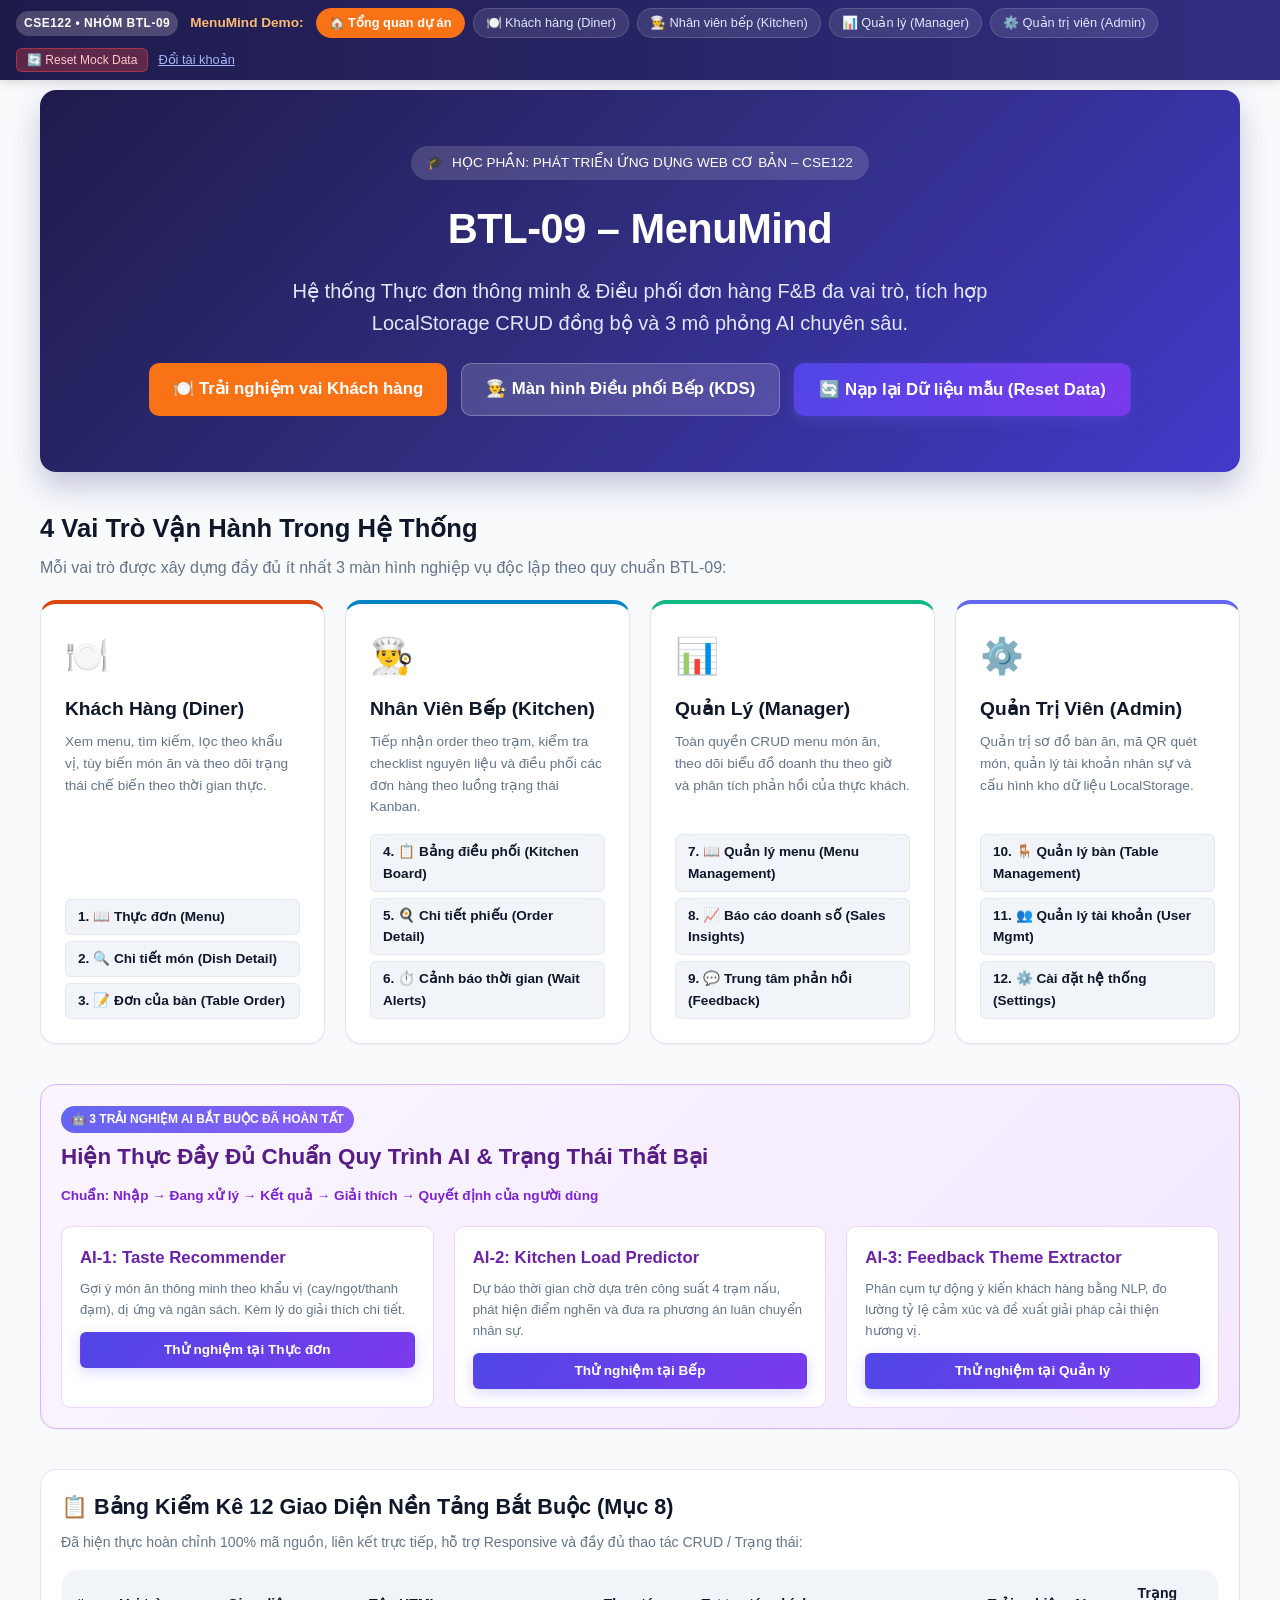
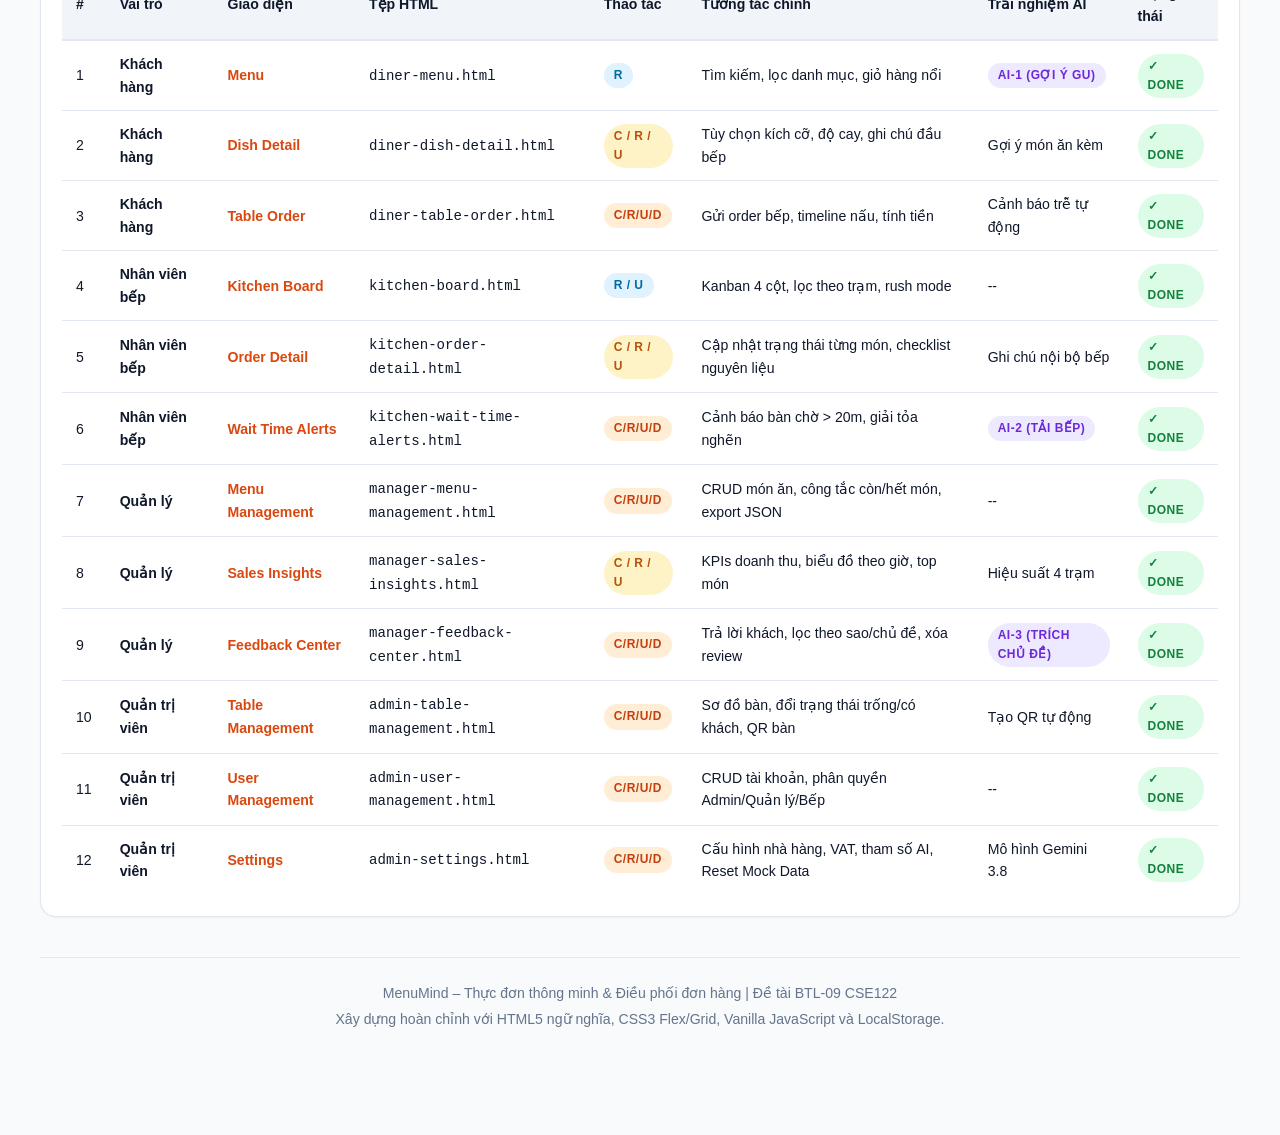
<file: index.html>
<!DOCTYPE html>
<html lang="vi">
<head>
  <meta charset="UTF-8">
  <meta name="viewport" content="width=device-width, initial-scale=1.0">
  <title>MenuMind – Thực Đơn Thông Minh & Điều Phối Đơn Hàng | BTL-09 CSE122</title>
  <link rel="stylesheet" href="css/style.css">
  <link rel="stylesheet" href="css/responsive.css">
  <link rel="stylesheet" href="css/pages/index.css">
</head>
<body>

  <main class="container" style="max-width: 1240px; padding-top: 10px;">
    <section class="hero-banner">
      <div style="display: inline-flex; align-items: center; gap: 8px; background: rgba(255, 255, 255, 0.15); padding: 6px 16px; border-radius: var(--radius-full); font-size: 0.85rem; margin-bottom: 16px;">
        <span>🎓</span>
        <span>HỌC PHẦN: PHÁT TRIỂN ỨNG DỤNG WEB CƠ BẢN – CSE122</span>
      </div>
      <h1 style="font-size: 2.6rem; font-weight: 800; margin-bottom: 12px; letter-spacing: -0.5px;">
        BTL-09 – MenuMind
      </h1>
      <p style="font-size: 1.25rem; color: #E0E7FF; max-width: 800px; margin: 0 auto 24px; line-height: 1.6;">
        Hệ thống Thực đơn thông minh & Điều phối đơn hàng F&B đa vai trò, tích hợp LocalStorage CRUD đồng bộ và 3 mô phỏng AI chuyên sâu.
      </p>

      <div style="display: flex; justify-content: center; gap: 14px; flex-wrap: wrap;">
        <a href="diner-menu.html" class="btn btn-primary" style="background:#F97316; border:none; padding:12px 24px; font-size:1.05rem;">
          🍽️ Trải nghiệm vai Khách hàng
        </a>
        <a href="kitchen-board.html" class="btn btn-secondary" style="background:rgba(255,255,255,0.15); color:#fff; border-color:rgba(255,255,255,0.25); padding:12px 24px; font-size:1.05rem;">
          👨‍🍳 Màn hình Điều phối Bếp (KDS)
        </a>
        <button class="btn btn-ai" onclick="handleResetData()" style="padding:12px 24px; font-size:1.05rem;">
          🔄 Nạp lại Dữ liệu mẫu (Reset Data)
        </button>
      </div>
    </section>

    <div style="margin-bottom: 40px;">
      <h2 style="font-size: 1.6rem; color: var(--secondary); margin-bottom: 6px;">
        4 Vai Trò Vận Hành Trong Hệ Thống
      </h2>
      <p style="color: var(--text-muted); margin-bottom: 20px;">
        Mỗi vai trò được xây dựng đầy đủ ít nhất 3 màn hình nghiệp vụ độc lập theo quy chuẩn BTL-09:
      </p>

      <div class="grid-4">
        <div class="role-hub-card" style="border-top: 4px solid #D9480F;">
          <div style="font-size: 2.2rem; margin-bottom: 10px;">🍽️</div>
          <h3 style="font-size: 1.2rem; color: var(--secondary); margin-bottom: 6px;">Khách Hàng (Diner)</h3>
          <p style="font-size: 0.85rem; color: var(--text-muted); margin-bottom: 16px; flex: 1;">
            Xem menu, tìm kiếm, lọc theo khẩu vị, tùy biến món ăn và theo dõi trạng thái chế biến theo thời gian thực.
          </p>
          <div style="display: flex; flex-direction: column; gap: 6px;">
            <a href="diner-menu.html" class="btn btn-secondary btn-sm" style="text-align: left; justify-content: flex-start;">
              1. 📖 Thực đơn (Menu)
            </a>
            <a href="diner-dish-detail.html?id=dish-01" class="btn btn-secondary btn-sm" style="text-align: left; justify-content: flex-start;">
              2. 🔍 Chi tiết món (Dish Detail)
            </a>
            <a href="diner-table-order.html" class="btn btn-secondary btn-sm" style="text-align: left; justify-content: flex-start;">
              3. 📝 Đơn của bàn (Table Order)
            </a>
          </div>
        </div>

        <div class="role-hub-card" style="border-top: 4px solid #0284C7;">
          <div style="font-size: 2.2rem; margin-bottom: 10px;">👨‍🍳</div>
          <h3 style="font-size: 1.2rem; color: var(--secondary); margin-bottom: 6px;">Nhân Viên Bếp (Kitchen)</h3>
          <p style="font-size: 0.85rem; color: var(--text-muted); margin-bottom: 16px; flex: 1;">
            Tiếp nhận order theo trạm, kiểm tra checklist nguyên liệu và điều phối các đơn hàng theo luồng trạng thái Kanban.
          </p>
          <div style="display: flex; flex-direction: column; gap: 6px;">
            <a href="kitchen-board.html" class="btn btn-secondary btn-sm" style="text-align: left; justify-content: flex-start;">
              4. 📋 Bảng điều phối (Kitchen Board)
            </a>
            <a href="kitchen-order-detail.html?orderId=ORD-101" class="btn btn-secondary btn-sm" style="text-align: left; justify-content: flex-start;">
              5. 🍳 Chi tiết phiếu (Order Detail)
            </a>
            <a href="kitchen-wait-time-alerts.html" class="btn btn-secondary btn-sm" style="text-align: left; justify-content: flex-start;">
              6. ⏱️ Cảnh báo thời gian (Wait Alerts)
            </a>
          </div>
        </div>

        <div class="role-hub-card" style="border-top: 4px solid #10B981;">
          <div style="font-size: 2.2rem; margin-bottom: 10px;">📊</div>
          <h3 style="font-size: 1.2rem; color: var(--secondary); margin-bottom: 6px;">Quản Lý (Manager)</h3>
          <p style="font-size: 0.85rem; color: var(--text-muted); margin-bottom: 16px; flex: 1;">
            Toàn quyền CRUD menu món ăn, theo dõi biểu đồ doanh thu theo giờ và phân tích phản hồi của thực khách.
          </p>
          <div style="display: flex; flex-direction: column; gap: 6px;">
            <a href="manager-menu-management.html" class="btn btn-secondary btn-sm" style="text-align: left; justify-content: flex-start;">
              7. 📖 Quản lý menu (Menu Management)
            </a>
            <a href="manager-sales-insights.html" class="btn btn-secondary btn-sm" style="text-align: left; justify-content: flex-start;">
              8. 📈 Báo cáo doanh số (Sales Insights)
            </a>
            <a href="manager-feedback-center.html" class="btn btn-secondary btn-sm" style="text-align: left; justify-content: flex-start;">
              9. 💬 Trung tâm phản hồi (Feedback)
            </a>
          </div>
        </div>

        <div class="role-hub-card" style="border-top: 4px solid #6366F1;">
          <div style="font-size: 2.2rem; margin-bottom: 10px;">⚙️</div>
          <h3 style="font-size: 1.2rem; color: var(--secondary); margin-bottom: 6px;">Quản Trị Viên (Admin)</h3>
          <p style="font-size: 0.85rem; color: var(--text-muted); margin-bottom: 16px; flex: 1;">
            Quản trị sơ đồ bàn ăn, mã QR quét món, quản lý tài khoản nhân sự và cấu hình kho dữ liệu LocalStorage.
          </p>
          <div style="display: flex; flex-direction: column; gap: 6px;">
            <a href="admin-table-management.html" class="btn btn-secondary btn-sm" style="text-align: left; justify-content: flex-start;">
              10. 🪑 Quản lý bàn (Table Management)
            </a>
            <a href="admin-user-management.html" class="btn btn-secondary btn-sm" style="text-align: left; justify-content: flex-start;">
              11. 👥 Quản lý tài khoản (User Mgmt)
            </a>
            <a href="admin-settings.html" class="btn btn-secondary btn-sm" style="text-align: left; justify-content: flex-start;">
              12. ⚙️ Cài đặt hệ thống (Settings)
            </a>
          </div>
        </div>
      </div>
    </div>

    <!-- AI SHOWCASE -->
    <section class="card" style="margin-bottom: 40px; background: linear-gradient(135deg, #FAF5FF 0%, #F3E8FF 100%); border-color: #D8B4FE;">
      <div style="display: flex; justify-content: space-between; align-items: center; margin-bottom: 20px; flex-wrap: wrap; gap: 10px;">
        <div>
          <span class="ai-badge">🤖 3 TRẢI NGHIỆM AI BẮT BUỘC ĐÃ HOÀN TẤT</span>
          <h2 style="font-size: 1.4rem; color: #581C87; margin-top: 6px;">
            Hiện Thực Đầy Đủ Chuẩn Quy Trình AI & Trạng Thái Thất Bại
          </h2>
        </div>
        <span style="font-size: 0.85rem; color: #7E22CE; font-weight: 600;">
          Chuẩn: Nhập → Đang xử lý → Kết quả → Giải thích → Quyết định của người dùng
        </span>
      </div>

      <div class="grid-3">
        <div style="background: #fff; padding: 18px; border-radius: var(--radius-md); border: 1px solid #E9D5FF;">
          <strong style="color: #6B21A8; font-size: 1.05rem; display: block; margin-bottom: 6px;">
            AI-1: Taste Recommender
          </strong>
          <p style="font-size: 0.82rem; color: var(--text-muted); margin-bottom: 12px;">
            Gợi ý món ăn thông minh theo khẩu vị (cay/ngọt/thanh đạm), dị ứng và ngân sách. Kèm lý do giải thích chi tiết.
          </p>
          <a href="diner-menu.html" class="btn btn-ai btn-sm" style="width: 100%;">Thử nghiệm tại Thực đơn</a>
        </div>

        <div style="background: #fff; padding: 18px; border-radius: var(--radius-md); border: 1px solid #E9D5FF;">
          <strong style="color: #6B21A8; font-size: 1.05rem; display: block; margin-bottom: 6px;">
            AI-2: Kitchen Load Predictor
          </strong>
          <p style="font-size: 0.82rem; color: var(--text-muted); margin-bottom: 12px;">
            Dự báo thời gian chờ dựa trên công suất 4 trạm nấu, phát hiện điểm nghẽn và đưa ra phương án luân chuyển nhân sự.
          </p>
          <a href="kitchen-wait-time-alerts.html" class="btn btn-ai btn-sm" style="width: 100%;">Thử nghiệm tại Bếp</a>
        </div>

        <div style="background: #fff; padding: 18px; border-radius: var(--radius-md); border: 1px solid #E9D5FF;">
          <strong style="color: #6B21A8; font-size: 1.05rem; display: block; margin-bottom: 6px;">
            AI-3: Feedback Theme Extractor
          </strong>
          <p style="font-size: 0.82rem; color: var(--text-muted); margin-bottom: 12px;">
            Phân cụm tự động ý kiến khách hàng bằng NLP, đo lường tỷ lệ cảm xúc và đề xuất giải pháp cải thiện hương vị.
          </p>
          <a href="manager-feedback-center.html" class="btn btn-ai btn-sm" style="width: 100%;">Thử nghiệm tại Quản lý</a>
        </div>
      </div>
    </section>

    <!-- INVENTORY TABLE -->
    <section class="card" style="margin-bottom: 40px;">
      <h2 style="font-size: 1.35rem; color: var(--secondary); margin-bottom: 6px;">
        📋 Bảng Kiểm Kê 12 Giao Diện Nền Tảng Bắt Buộc (Mục 8)
      </h2>
      <p style="font-size: 0.88rem; color: var(--text-muted); margin-bottom: 16px;">
        Đã hiện thực hoàn chỉnh 100% mã nguồn, liên kết trực tiếp, hỗ trợ Responsive và đầy đủ thao tác CRUD / Trạng thái:
      </p>

      <div style="overflow-x: auto;">
        <table class="inventory-table">
          <thead>
            <tr>
              <th style="width: 40px;">#</th>
              <th>Vai trò</th>
              <th>Giao diện</th>
              <th>Tệp HTML</th>
              <th>Thao tác</th>
              <th>Tương tác chính</th>
              <th>Trải nghiệm AI</th>
              <th>Trạng thái</th>
            </tr>
          </thead>
          <tbody>
            <tr>
              <td>1</td>
              <td><strong>Khách hàng</strong></td>
              <td><a href="diner-menu.html" style="color:var(--primary); font-weight:600;">Menu</a></td>
              <td><code>diner-menu.html</code></td>
              <td><span class="badge" style="background:#E0F2FE; color:#0369A1;">R</span></td>
              <td>Tìm kiếm, lọc danh mục, giỏ hàng nổi</td>
              <td><span class="badge" style="background:#EDE9FE; color:#6D28D9;">AI-1 (Gợi ý gu)</span></td>
              <td><span class="badge" style="background:#DCFCE7; color:#15803D;">✓ DONE</span></td>
            </tr>
            <tr>
              <td>2</td>
              <td><strong>Khách hàng</strong></td>
              <td><a href="diner-dish-detail.html?id=dish-01" style="color:var(--primary); font-weight:600;">Dish Detail</a></td>
              <td><code>diner-dish-detail.html</code></td>
              <td><span class="badge" style="background:#FEF3C7; color:#B45309;">C / R / U</span></td>
              <td>Tùy chọn kích cỡ, độ cay, ghi chú đầu bếp</td>
              <td>Gợi ý món ăn kèm</td>
              <td><span class="badge" style="background:#DCFCE7; color:#15803D;">✓ DONE</span></td>
            </tr>
            <tr>
              <td>3</td>
              <td><strong>Khách hàng</strong></td>
              <td><a href="diner-table-order.html" style="color:var(--primary); font-weight:600;">Table Order</a></td>
              <td><code>diner-table-order.html</code></td>
              <td><span class="badge" style="background:#FFEDD5; color:#C2410C;">C/R/U/D</span></td>
              <td>Gửi order bếp, timeline nấu, tính tiền</td>
              <td>Cảnh báo trễ tự động</td>
              <td><span class="badge" style="background:#DCFCE7; color:#15803D;">✓ DONE</span></td>
            </tr>
            <tr>
              <td>4</td>
              <td><strong>Nhân viên bếp</strong></td>
              <td><a href="kitchen-board.html" style="color:var(--primary); font-weight:600;">Kitchen Board</a></td>
              <td><code>kitchen-board.html</code></td>
              <td><span class="badge" style="background:#E0F2FE; color:#0369A1;">R / U</span></td>
              <td>Kanban 4 cột, lọc theo trạm, rush mode</td>
              <td>--</td>
              <td><span class="badge" style="background:#DCFCE7; color:#15803D;">✓ DONE</span></td>
            </tr>
            <tr>
              <td>5</td>
              <td><strong>Nhân viên bếp</strong></td>
              <td><a href="kitchen-order-detail.html?orderId=ORD-101" style="color:var(--primary); font-weight:600;">Order Detail</a></td>
              <td><code>kitchen-order-detail.html</code></td>
              <td><span class="badge" style="background:#FEF3C7; color:#B45309;">C / R / U</span></td>
              <td>Cập nhật trạng thái từng món, checklist nguyên liệu</td>
              <td>Ghi chú nội bộ bếp</td>
              <td><span class="badge" style="background:#DCFCE7; color:#15803D;">✓ DONE</span></td>
            </tr>
            <tr>
              <td>6</td>
              <td><strong>Nhân viên bếp</strong></td>
              <td><a href="kitchen-wait-time-alerts.html" style="color:var(--primary); font-weight:600;">Wait Time Alerts</a></td>
              <td><code>kitchen-wait-time-alerts.html</code></td>
              <td><span class="badge" style="background:#FFEDD5; color:#C2410C;">C/R/U/D</span></td>
              <td>Cảnh báo bàn chờ > 20m, giải tỏa nghẽn</td>
              <td><span class="badge" style="background:#EDE9FE; color:#6D28D9;">AI-2 (Tải bếp)</span></td>
              <td><span class="badge" style="background:#DCFCE7; color:#15803D;">✓ DONE</span></td>
            </tr>
            <tr>
              <td>7</td>
              <td><strong>Quản lý</strong></td>
              <td><a href="manager-menu-management.html" style="color:var(--primary); font-weight:600;">Menu Management</a></td>
              <td><code>manager-menu-management.html</code></td>
              <td><span class="badge" style="background:#FFEDD5; color:#C2410C;">C/R/U/D</span></td>
              <td>CRUD món ăn, công tắc còn/hết món, export JSON</td>
              <td>--</td>
              <td><span class="badge" style="background:#DCFCE7; color:#15803D;">✓ DONE</span></td>
            </tr>
            <tr>
              <td>8</td>
              <td><strong>Quản lý</strong></td>
              <td><a href="manager-sales-insights.html" style="color:var(--primary); font-weight:600;">Sales Insights</a></td>
              <td><code>manager-sales-insights.html</code></td>
              <td><span class="badge" style="background:#FEF3C7; color:#B45309;">C / R / U</span></td>
              <td>KPIs doanh thu, biểu đồ theo giờ, top món</td>
              <td>Hiệu suất 4 trạm</td>
              <td><span class="badge" style="background:#DCFCE7; color:#15803D;">✓ DONE</span></td>
            </tr>
            <tr>
              <td>9</td>
              <td><strong>Quản lý</strong></td>
              <td><a href="manager-feedback-center.html" style="color:var(--primary); font-weight:600;">Feedback Center</a></td>
              <td><code>manager-feedback-center.html</code></td>
              <td><span class="badge" style="background:#FFEDD5; color:#C2410C;">C/R/U/D</span></td>
              <td>Trả lời khách, lọc theo sao/chủ đề, xóa review</td>
              <td><span class="badge" style="background:#EDE9FE; color:#6D28D9;">AI-3 (Trích chủ đề)</span></td>
              <td><span class="badge" style="background:#DCFCE7; color:#15803D;">✓ DONE</span></td>
            </tr>
            <tr>
              <td>10</td>
              <td><strong>Quản trị viên</strong></td>
              <td><a href="admin-table-management.html" style="color:var(--primary); font-weight:600;">Table Management</a></td>
              <td><code>admin-table-management.html</code></td>
              <td><span class="badge" style="background:#FFEDD5; color:#C2410C;">C/R/U/D</span></td>
              <td>Sơ đồ bàn, đổi trạng thái trống/có khách, QR bàn</td>
              <td>Tạo QR tự động</td>
              <td><span class="badge" style="background:#DCFCE7; color:#15803D;">✓ DONE</span></td>
            </tr>
            <tr>
              <td>11</td>
              <td><strong>Quản trị viên</strong></td>
              <td><a href="admin-user-management.html" style="color:var(--primary); font-weight:600;">User Management</a></td>
              <td><code>admin-user-management.html</code></td>
              <td><span class="badge" style="background:#FFEDD5; color:#C2410C;">C/R/U/D</span></td>
              <td>CRUD tài khoản, phân quyền Admin/Quản lý/Bếp</td>
              <td>--</td>
              <td><span class="badge" style="background:#DCFCE7; color:#15803D;">✓ DONE</span></td>
            </tr>
            <tr>
              <td>12</td>
              <td><strong>Quản trị viên</strong></td>
              <td><a href="admin-settings.html" style="color:var(--primary); font-weight:600;">Settings</a></td>
              <td><code>admin-settings.html</code></td>
              <td><span class="badge" style="background:#FFEDD5; color:#C2410C;">C/R/U/D</span></td>
              <td>Cấu hình nhà hàng, VAT, tham số AI, Reset Mock Data</td>
              <td>Mô hình Gemini 3.8</td>
              <td><span class="badge" style="background:#DCFCE7; color:#15803D;">✓ DONE</span></td>
            </tr>
          </tbody>
        </table>
      </div>
    </section>

    <footer style="text-align: center; padding: 24px 0; border-top: 1px solid var(--border-color); color: var(--text-muted); font-size: 0.88rem;">
      <p>MenuMind – Thực đơn thông minh & Điều phối đơn hàng | Đề tài BTL-09 CSE122</p>
      <p style="margin-top: 4px;">Xây dựng hoàn chỉnh với HTML5 ngữ nghĩa, CSS3 Flex/Grid, Vanilla JavaScript và LocalStorage.</p>
    </footer>
  </main>

  <script src="assets/data/mock-data.js"></script>
  <script src="js/store.js"></script>
  <script src="js/main.js"></script>
  <script src="js/pages/index.js"></script>
</body>
</html>
</file>
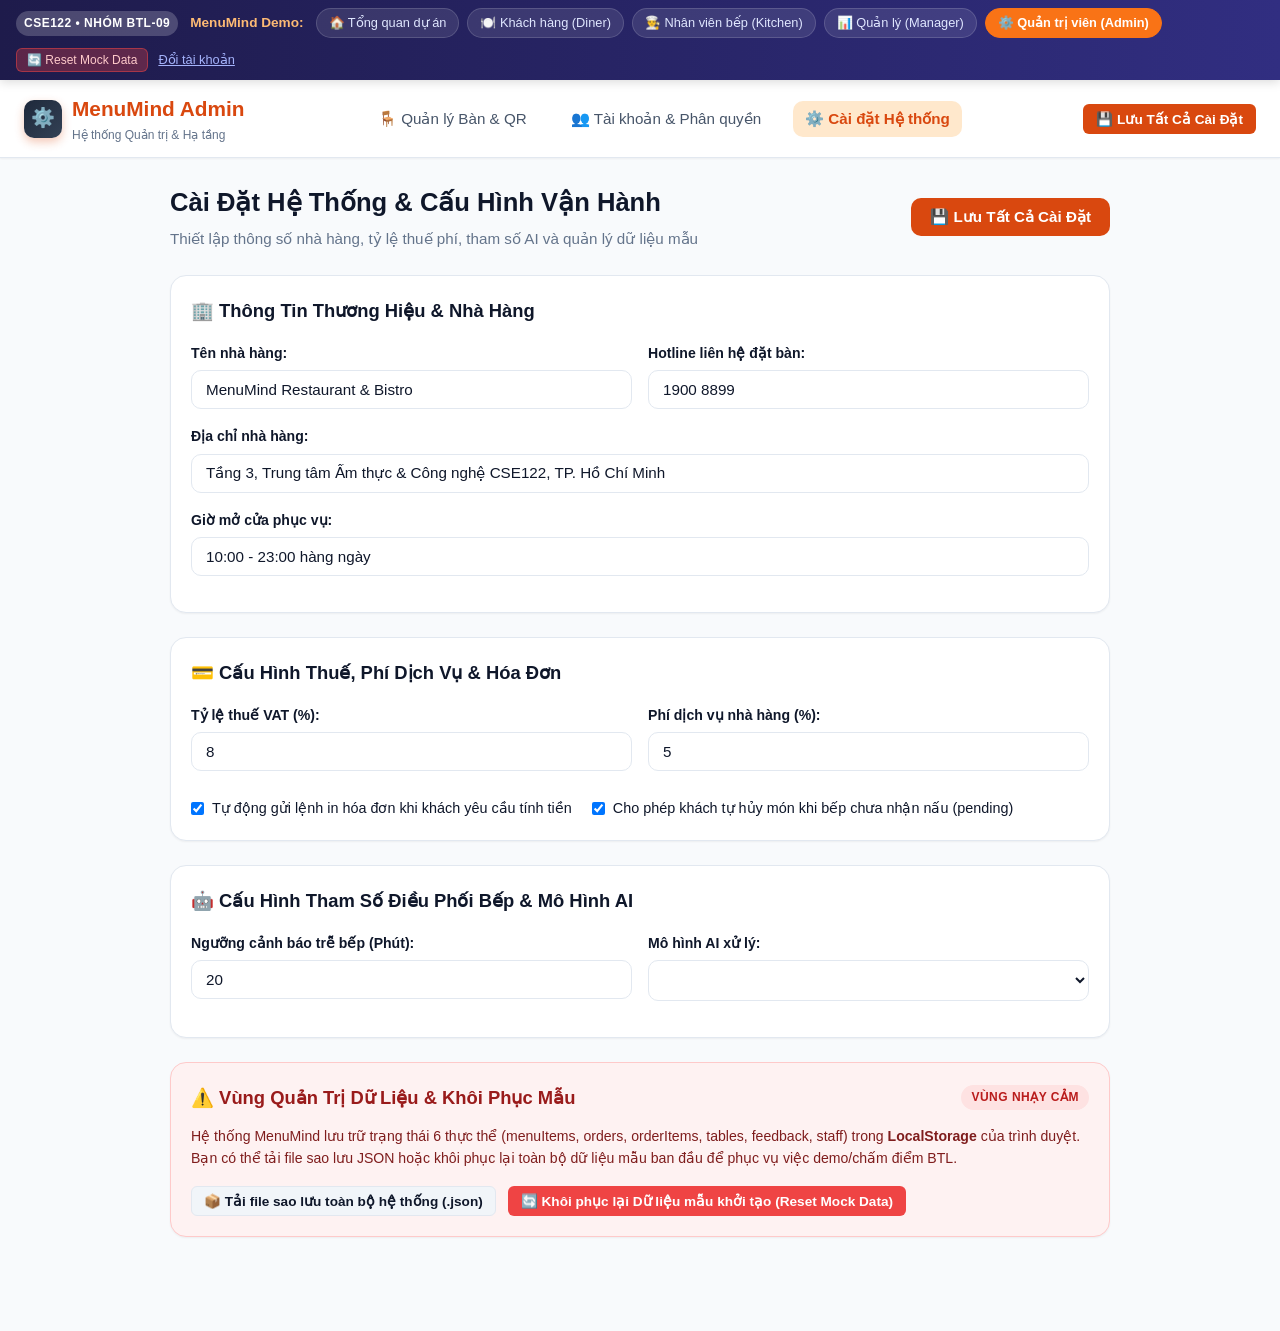
<file: admin-settings.html>
<!DOCTYPE html>
<html lang="vi">
<head>
  <meta charset="UTF-8">
  <meta name="viewport" content="width=device-width, initial-scale=1.0">
  <title>Cài Đặt Hệ Thống | MenuMind - Quản trị viên</title>
  <link rel="stylesheet" href="css/style.css">
  <link rel="stylesheet" href="css/responsive.css">
  <link rel="stylesheet" href="css/pages/admin-settings.css">
</head>
<body>

  <header class="site-header">
    <div class="brand-logo">
      <div class="logo-icon" style="background: linear-gradient(135deg, #1E293B, #334155);">⚙️</div>
      <div>
        <span>MenuMind Admin</span>
        <div style="font-size: 0.75rem; color: var(--text-muted); font-weight: normal;">Hệ thống Quản trị & Hạ tầng</div>
      </div>
    </div>

    <nav class="header-nav">
      <a href="admin-table-management.html" class="nav-link">🪑 Quản lý Bàn & QR</a>
      <a href="admin-user-management.html" class="nav-link">👥 Tài khoản & Phân quyền</a>
      <a href="admin-settings.html" class="nav-link active">⚙️ Cài đặt Hệ thống</a>
    </nav>

    <div class="header-right">
      <button class="btn btn-primary btn-sm" onclick="saveAllSettings()">💾 Lưu Tất Cả Cài Đặt</button>
    </div>
  </header>

  <main class="container" style="max-width: 980px;">
    <div class="page-head">
      <div>
        <h1 class="page-title">Cài Đặt Hệ Thống & Cấu Hình Vận Hành</h1>
        <p class="page-subtitle">Thiết lập thông số nhà hàng, tỷ lệ thuế phí, tham số AI và quản lý dữ liệu mẫu</p>
      </div>
      <button class="btn btn-primary" onclick="saveAllSettings()">💾 Lưu Tất Cả Cài Đặt</button>
    </div>

    <div class="card" style="margin-bottom: 24px;">
      <h3 style="font-size: 1.15rem; color: var(--secondary); margin-bottom: 16px;">
        🏢 Thông Tin Thương Hiệu & Nhà Hàng
      </h3>

      <div style="display: grid; grid-template-columns: 1fr 1fr; gap: 16px;">
        <div class="form-group">
          <label class="form-label" for="settingRestName">Tên nhà hàng:</label>
          <input type="text" id="settingRestName" class="form-control">
        </div>
        <div class="form-group">
          <label class="form-label" for="settingHotline">Hotline liên hệ đặt bàn:</label>
          <input type="text" id="settingHotline" class="form-control">
        </div>
      </div>

      <div class="form-group">
        <label class="form-label" for="settingAddress">Địa chỉ nhà hàng:</label>
        <input type="text" id="settingAddress" class="form-control">
      </div>

      <div class="form-group">
        <label class="form-label" for="settingHours">Giờ mở cửa phục vụ:</label>
        <input type="text" id="settingHours" class="form-control">
      </div>
    </div>

    <div class="card" style="margin-bottom: 24px;">
      <h3 style="font-size: 1.15rem; color: var(--secondary); margin-bottom: 16px;">
        💳 Cấu Hình Thuế, Phí Dịch Vụ & Hóa Đơn
      </h3>

      <div style="display: grid; grid-template-columns: 1fr 1fr; gap: 16px;">
        <div class="form-group">
          <label class="form-label" for="settingVat">Tỷ lệ thuế VAT (%):</label>
          <input type="number" id="settingVat" class="form-control" min="0" max="20" step="1">
        </div>
        <div class="form-group">
          <label class="form-label" for="settingServiceFee">Phí dịch vụ nhà hàng (%):</label>
          <input type="number" id="settingServiceFee" class="form-control" min="0" max="20" step="1">
        </div>
      </div>

      <div style="display: flex; gap: 20px; align-items: center; margin-top: 10px;">
        <label style="display: flex; align-items: center; gap: 8px; cursor: pointer;">
          <input type="checkbox" id="settingAutoPrint">
          <span style="font-size: 0.9rem; font-weight: 500;">Tự động gửi lệnh in hóa đơn khi khách yêu cầu tính tiền</span>
        </label>
        <label style="display: flex; align-items: center; gap: 8px; cursor: pointer;">
          <input type="checkbox" id="settingAllowCancel">
          <span style="font-size: 0.9rem; font-weight: 500;">Cho phép khách tự hủy món khi bếp chưa nhận nấu (pending)</span>
        </label>
      </div>
    </div>

    <div class="card" style="margin-bottom: 24px;">
      <h3 style="font-size: 1.15rem; color: var(--secondary); margin-bottom: 16px;">
        🤖 Cấu Hình Tham Số Điều Phối Bếp & Mô Hình AI
      </h3>

      <div style="display: grid; grid-template-columns: 1fr 1fr; gap: 16px;">
        <div class="form-group">
          <label class="form-label" for="settingAlertDelay">Ngưỡng cảnh báo trễ bếp (Phút):</label>
          <input type="number" id="settingAlertDelay" class="form-control" min="10" max="60">
        </div>
        <div class="form-group">
          <label class="form-label" for="settingAiModel">Mô hình AI xử lý:</label>
          <select id="settingAiModel" class="form-control">
            <option value="Gemini 3.8 Flash">Gemini 3.8 Flash (Tốc độ cao & Phản hồi sâu)</option>
            <option value="MenuMind Rule Engine">Quy tắc định sẵn (Ngoại tuyến 100%)</option>
          </select>
        </div>
      </div>
    </div>

    <div class="card" style="background: #FEF2F2; border-color: #FECACA;">
      <div style="display: flex; justify-content: space-between; align-items: center; margin-bottom: 12px; flex-wrap: wrap; gap: 10px;">
        <h3 style="font-size: 1.15rem; color: #991B1B;">
          ⚠️ Vùng Quản Trị Dữ Liệu & Khôi Phục Mẫu
        </h3>
        <span class="badge badge-urgent">Vùng nhạy cảm</span>
      </div>

      <p style="font-size: 0.88rem; color: #7F1D1D; margin-bottom: 16px; line-height: 1.6;">
        Hệ thống MenuMind lưu trữ trạng thái 6 thực thể (menuItems, orders, orderItems, tables, feedback, staff) trong <strong>LocalStorage</strong> của trình duyệt. Bạn có thể tải file sao lưu JSON hoặc khôi phục lại toàn bộ dữ liệu mẫu ban đầu để phục vụ việc demo/chấm điểm BTL.
      </p>

      <div style="display: flex; gap: 12px; flex-wrap: wrap;">
        <button class="btn btn-secondary btn-sm" onclick="exportFullBackup()">
          📦 Tải file sao lưu toàn bộ hệ thống (.json)
        </button>
        <button class="btn btn-danger btn-sm" onclick="handleFullDatabaseReset()">
          🔄 Khôi phục lại Dữ liệu mẫu khởi tạo (Reset Mock Data)
        </button>
      </div>
    </div>
  </main>

  <script src="assets/data/mock-data.js"></script>
  <script src="js/store.js"></script>
  <script src="js/main.js"></script>
  <script src="js/pages/admin-settings.js"></script>
</body>
</html>
</file>
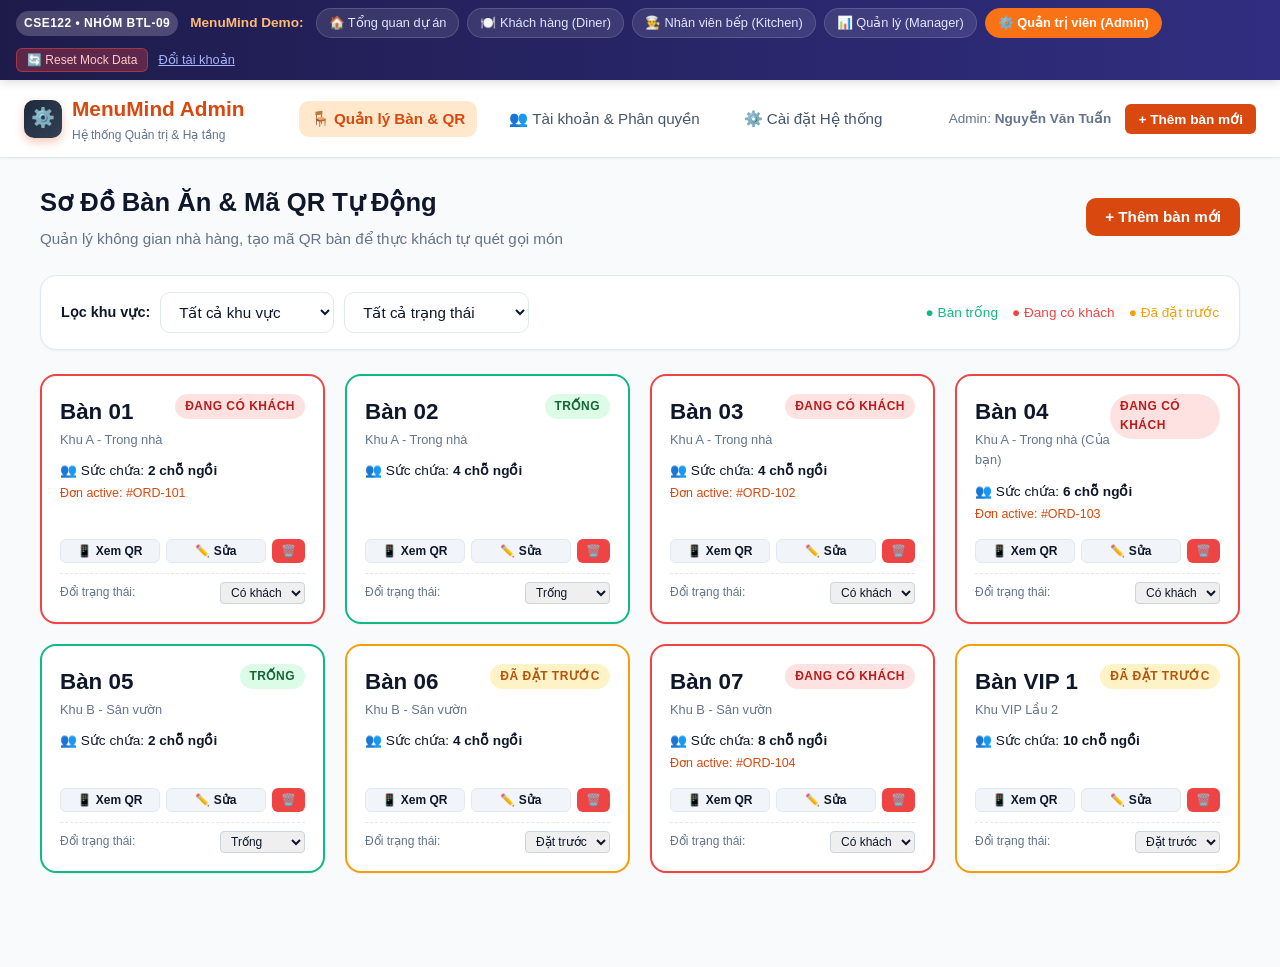
<file: admin-table-management.html>
<!DOCTYPE html>
<html lang="vi">
<head>
  <meta charset="UTF-8">
  <meta name="viewport" content="width=device-width, initial-scale=1.0">
  <title>Quản Lý Bàn Ăn & Sơ Đồ | MenuMind - Quản trị viên</title>
  <link rel="stylesheet" href="css/style.css">
  <link rel="stylesheet" href="css/responsive.css">
  <link rel="stylesheet" href="css/pages/admin-table-management.css">
</head>
<body>

  <header class="site-header">
    <div class="brand-logo">
      <div class="logo-icon" style="background: linear-gradient(135deg, #1E293B, #334155);">⚙️</div>
      <div>
        <span>MenuMind Admin</span>
        <div style="font-size: 0.75rem; color: var(--text-muted); font-weight: normal;">Hệ thống Quản trị & Hạ tầng</div>
      </div>
    </div>

    <nav class="header-nav">
      <a href="admin-table-management.html" class="nav-link active">🪑 Quản lý Bàn & QR</a>
      <a href="admin-user-management.html" class="nav-link">👥 Tài khoản & Phân quyền</a>
      <a href="admin-settings.html" class="nav-link">⚙️ Cài đặt Hệ thống</a>
    </nav>

    <div class="header-right">
      <span style="font-size: 0.85rem; color: var(--text-muted);">Admin: <strong>Nguyễn Văn Tuấn</strong></span>
      <button class="btn btn-primary btn-sm" onclick="openTableModal()">+ Thêm bàn mới</button>
    </div>
  </header>

  <main class="container">
    <div class="page-head">
      <div>
        <h1 class="page-title">Sơ Đồ Bàn Ăn & Mã QR Tự Động</h1>
        <p class="page-subtitle">Quản lý không gian nhà hàng, tạo mã QR bàn để thực khách tự quét gọi món</p>
      </div>
      <button class="btn btn-primary" onclick="openTableModal()">+ Thêm bàn mới</button>
    </div>

    <div class="card" style="margin-bottom: 24px; padding: 16px 20px;">
      <div style="display: flex; justify-content: space-between; align-items: center; flex-wrap: wrap; gap: 14px;">
        <div style="display: flex; gap: 10px; align-items: center; flex-wrap: wrap;">
          <span style="font-weight: 600; font-size: 0.9rem; color: var(--secondary);">Lọc khu vực:</span>
          <select id="zoneFilter" class="form-control" style="width: auto; min-width: 170px;" onchange="renderTables()">
            <option value="all">Tất cả khu vực</option>
            <option value="Khu A - Trong nhà">Khu A - Trong nhà</option>
            <option value="Khu B - Sân vườn">Khu B - Sân vườn</option>
            <option value="Khu VIP Lầu 2">Khu VIP Lầu 2</option>
          </select>

          <select id="statusFilter" class="form-control" style="width: auto; min-width: 160px;" onchange="renderTables()">
            <option value="all">Tất cả trạng thái</option>
            <option value="available">Bàn đang trống</option>
            <option value="occupied">Đang có khách ngồi</option>
            <option value="reserved">Đã được đặt trước</option>
          </select>
        </div>

        <div style="display: flex; gap: 14px; font-size: 0.85rem;">
          <span style="color:#10B981;">● Bàn trống</span>
          <span style="color:#EF4444;">● Đang có khách</span>
          <span style="color:#F59E0B;">● Đã đặt trước</span>
        </div>
      </div>
    </div>

    <div class="grid-4" id="tablesContainer"></div>
  </main>

  <!-- MODAL TABLE -->
  <div class="modal-backdrop" id="tableModal">
    <div class="modal-window">
      <div class="modal-header">
        <h3 class="modal-title" id="tableModalTitle">Thêm Bàn Ăn Mới</h3>
        <button onclick="closeModal('tableModal')">✕</button>
      </div>
      <form id="tableForm" onsubmit="handleSaveTable(event)">
        <div class="modal-body">
          <input type="hidden" id="formTableId">

          <div class="form-group">
            <label class="form-label" for="formTableNumber">Số hiệu bàn <span style="color:#DC2626;">*</span>:</label>
            <input type="text" id="formTableNumber" class="form-control" placeholder="Ví dụ: Bàn 09" required>
          </div>

          <div class="form-group">
            <label class="form-label" for="formTableZone">Khu vực <span style="color:#DC2626;">*</span>:</label>
            <select id="formTableZone" class="form-control" required>
              <option value="Khu A - Trong nhà">Khu A - Trong nhà</option>
              <option value="Khu B - Sân vườn">Khu B - Sân vườn</option>
              <option value="Khu VIP Lầu 2">Khu VIP Lầu 2</option>
            </select>
          </div>

          <div class="form-group">
            <label class="form-label" for="formTableCapacity">Sức chứa tối đa (Số người) <span style="color:#DC2626;">*</span>:</label>
            <input type="number" id="formTableCapacity" class="form-control" min="1" max="50" value="4" required>
          </div>

          <div class="form-group">
            <label class="form-label" for="formTableStatus">Trạng thái ban đầu:</label>
            <select id="formTableStatus" class="form-control">
              <option value="available">Bàn trống (Available)</option>
              <option value="occupied">Đang có khách ngồi</option>
              <option value="reserved">Đã được đặt trước</option>
            </select>
          </div>
        </div>
        <div class="modal-footer">
          <button type="button" class="btn btn-secondary" onclick="closeModal('tableModal')">Hủy</button>
          <button type="submit" class="btn btn-primary">Lưu Bàn</button>
        </div>
      </form>
    </div>
  </div>

  <!-- MODAL QR CODE -->
  <div class="modal-backdrop" id="qrModal">
    <div class="modal-window" style="max-width: 420px; text-align: center;">
      <div class="modal-header">
        <h3 class="modal-title" id="qrModalTitle">Mã QR Đặt Món</h3>
        <button onclick="closeModal('qrModal')">✕</button>
      </div>
      <div class="modal-body" style="padding: 24px;">
        <div style="background: #fff; padding: 20px; border-radius: var(--radius-md); border: 2px dashed var(--border-color); display: inline-block; margin-bottom: 16px;">
          <svg width="180" height="180" viewBox="0 0 100 100" style="margin: 0 auto;">
            <rect width="100" height="100" fill="#fff" />
            <rect x="10" y="10" width="25" height="25" fill="#0F172A" />
            <rect x="15" y="15" width="15" height="15" fill="#fff" />
            <rect x="18" y="18" width="9" height="9" fill="#0F172A" />
            <rect x="65" y="10" width="25" height="25" fill="#0F172A" />
            <rect x="70" y="15" width="15" height="15" fill="#fff" />
            <rect x="73" y="18" width="9" height="9" fill="#0F172A" />
            <rect x="10" y="65" width="25" height="25" fill="#0F172A" />
            <rect x="15" y="70" width="15" height="15" fill="#fff" />
            <rect x="18" y="73" width="9" height="9" fill="#0F172A" />
            <rect x="45" y="15" width="10" height="10" fill="#0F172A" />
            <rect x="45" y="35" width="15" height="10" fill="#0F172A" />
            <rect x="25" y="45" width="10" height="15" fill="#0F172A" />
            <rect x="45" y="55" width="10" height="10" fill="#0F172A" />
            <rect x="65" y="45" width="15" height="10" fill="#0F172A" />
            <rect x="55" y="75" width="25" height="15" fill="#0F172A" />
          </svg>
        </div>
        <p style="font-size: 0.9rem; color: var(--secondary); font-weight: 600;" id="qrDesc">
          Quét để mở Thực đơn thông minh MenuMind
        </p>
        <p style="font-size: 0.8rem; color: var(--text-muted); margin-top: 4px;">
          Khách ngồi tại bàn quét mã bằng camera điện thoại để xem menu và đặt món tự động.
        </p>
      </div>
      <div class="modal-footer" style="justify-content: center;">
        <button class="btn btn-secondary btn-sm" onclick="printQrCode()">🖨️ In mã QR bàn này</button>
        <button class="btn btn-primary btn-sm" onclick="closeModal('qrModal')">Đóng</button>
      </div>
    </div>
  </div>

  <script src="assets/data/mock-data.js"></script>
  <script src="js/store.js"></script>
  <script src="js/main.js"></script>
  <script src="js/pages/admin-table-management.js"></script>
</body>
</html>
</file>
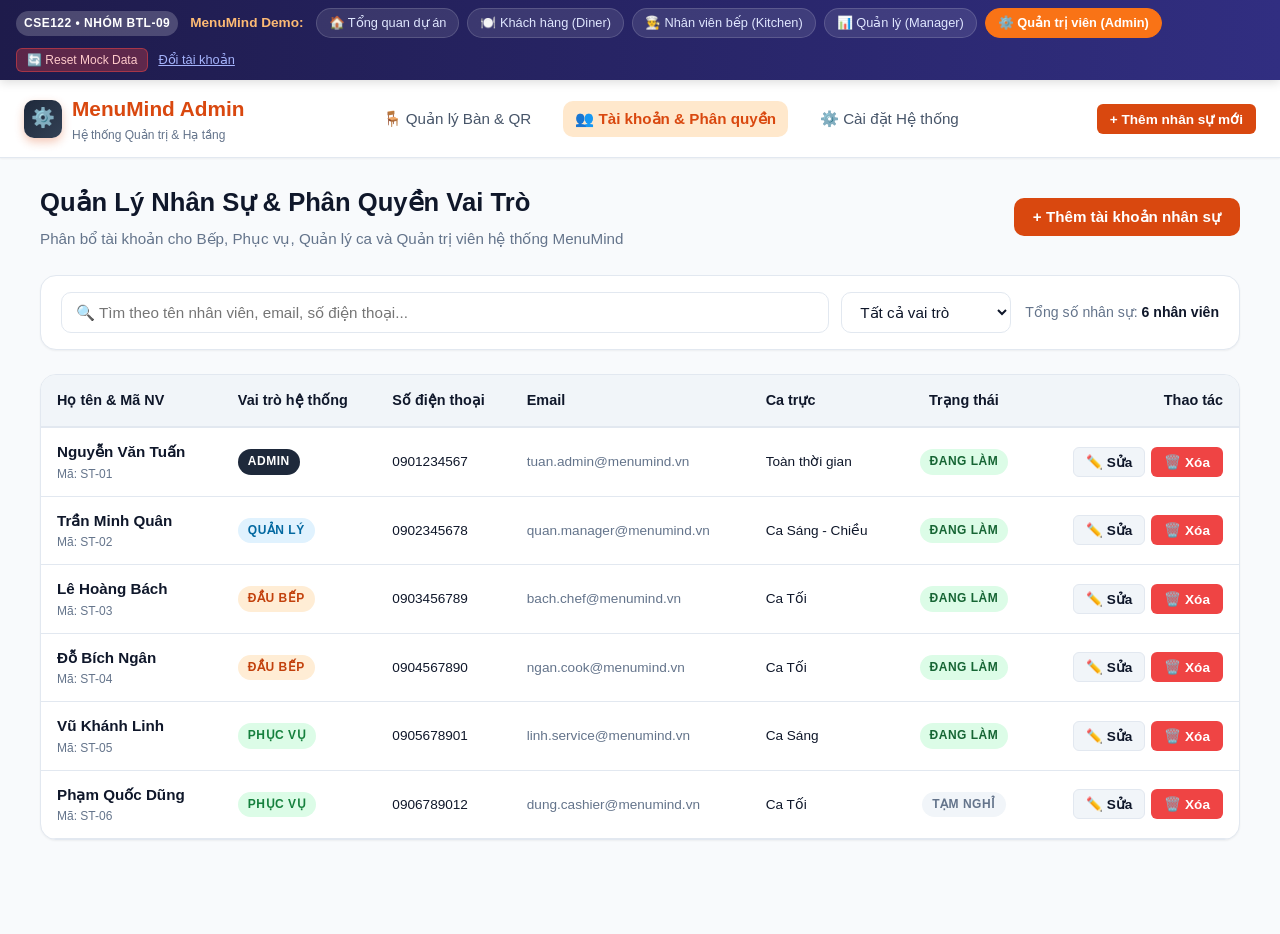
<file: admin-user-management.html>
<!DOCTYPE html>
<html lang="vi">
<head>
  <meta charset="UTF-8">
  <meta name="viewport" content="width=device-width, initial-scale=1.0">
  <title>Quản Lý Tài Khoản & Nhân Sự | MenuMind - Admin</title>
  <link rel="stylesheet" href="css/style.css">
  <link rel="stylesheet" href="css/responsive.css">
  <link rel="stylesheet" href="css/pages/admin-user-management.css">
</head>
<body>

  <header class="site-header">
    <div class="brand-logo">
      <div class="logo-icon" style="background: linear-gradient(135deg, #1E293B, #334155);">⚙️</div>
      <div>
        <span>MenuMind Admin</span>
        <div style="font-size: 0.75rem; color: var(--text-muted); font-weight: normal;">Hệ thống Quản trị & Hạ tầng</div>
      </div>
    </div>

    <nav class="header-nav">
      <a href="admin-table-management.html" class="nav-link">🪑 Quản lý Bàn & QR</a>
      <a href="admin-user-management.html" class="nav-link active">👥 Tài khoản & Phân quyền</a>
      <a href="admin-settings.html" class="nav-link">⚙️ Cài đặt Hệ thống</a>
    </nav>

    <div class="header-right">
      <button class="btn btn-primary btn-sm" onclick="openStaffModal()">+ Thêm nhân sự mới</button>
    </div>
  </header>

  <main class="container">
    <div class="page-head">
      <div>
        <h1 class="page-title">Quản Lý Nhân Sự & Phân Quyền Vai Trò</h1>
        <p class="page-subtitle">Phân bổ tài khoản cho Bếp, Phục vụ, Quản lý ca và Quản trị viên hệ thống MenuMind</p>
      </div>
      <button class="btn btn-primary" onclick="openStaffModal()">+ Thêm tài khoản nhân sự</button>
    </div>

    <div class="card staff-filter-card">
      <div class="staff-filter-row">
        <div class="staff-filter-inputs">
          <input type="text" id="staffSearchInput" class="form-control" placeholder="🔍 Tìm theo tên nhân viên, email, số điện thoại..." oninput="renderStaffTable()">
          <select id="staffRoleFilter" class="form-control" style="width: auto; min-width: 170px;" onchange="renderStaffTable()">
            <option value="all">Tất cả vai trò</option>
            <option value="admin">Quản trị viên (Admin)</option>
            <option value="manager">Quản lý nhà hàng</option>
            <option value="kitchen">Nhân viên bếp (Chef)</option>
            <option value="waiter">Nhân viên phục vụ</option>
          </select>
        </div>

        <div style="font-size: 0.88rem; color: var(--text-muted);">
          Tổng số nhân sự: <strong id="staffCountBadge" style="color: var(--secondary);">6 nhân viên</strong>
        </div>
      </div>
    </div>

    <div class="card staff-table-card">
      <div class="table-responsive">
        <table class="staff-table">
          <thead>
            <tr>
              <th style="padding: 14px 16px;">Họ tên & Mã NV</th>
              <th style="padding: 14px 12px;">Vai trò hệ thống</th>
              <th style="padding: 14px 12px;">Số điện thoại</th>
              <th style="padding: 14px 12px;">Email</th>
              <th style="padding: 14px 12px;">Ca trực</th>
              <th style="padding: 14px 12px; text-align: center;">Trạng thái</th>
              <th style="padding: 14px 16px; text-align: right;">Thao tác</th>
            </tr>
          </thead>
          <tbody id="staffTableBody"></tbody>
        </table>
      </div>
    </div>
  </main>

  <!-- MODAL STAFF -->
  <div class="modal-backdrop" id="staffModal">
    <div class="modal-window">
      <div class="modal-header">
        <h3 class="modal-title" id="staffModalTitle">Thêm Nhân Sự Mới</h3>
        <button onclick="closeModal('staffModal')">✕</button>
      </div>
      <form id="staffForm" onsubmit="handleSaveStaff(event)">
        <div class="modal-body">
          <input type="hidden" id="formStaffId">

          <div class="form-group">
            <label class="form-label" for="formStaffName">Họ và tên nhân viên <span style="color:#DC2626;">*</span>:</label>
            <input type="text" id="formStaffName" class="form-control" placeholder="Ví dụ: Hoàng Minh Đức" required>
          </div>

          <div style="display: grid; grid-template-columns: 1fr 1fr; gap: 14px;">
            <div class="form-group">
              <label class="form-label" for="formStaffRole">Vai trò hệ thống <span style="color:#DC2626;">*</span>:</label>
              <select id="formStaffRole" class="form-control" required>
                <option value="waiter">Nhân viên phục vụ</option>
                <option value="kitchen">Nhân viên bếp</option>
                <option value="manager">Quản lý nhà hàng</option>
                <option value="admin">Quản trị viên</option>
              </select>
            </div>
            <div class="form-group">
              <label class="form-label" for="formStaffShift">Ca làm việc:</label>
              <select id="formStaffShift" class="form-control">
                <option value="Toàn thời gian">Toàn thời gian (Full-time)</option>
                <option value="Ca Sáng - Chiều">Ca Sáng (09:00 - 16:00)</option>
                <option value="Ca Tối">Ca Tối (16:00 - 23:00)</option>
              </select>
            </div>
          </div>

          <div style="display: grid; grid-template-columns: 1fr 1fr; gap: 14px;">
            <div class="form-group">
              <label class="form-label" for="formStaffPhone">Số điện thoại <span style="color:#DC2626;">*</span>:</label>
              <input type="tel" id="formStaffPhone" class="form-control" placeholder="09xxxxxxxx" required>
            </div>
            <div class="form-group">
              <label class="form-label" for="formStaffEmail">Email đăng nhập <span style="color:#DC2626;">*</span>:</label>
              <input type="email" id="formStaffEmail" class="form-control" placeholder="user@menumind.vn" required>
            </div>
          </div>

          <div class="form-group">
            <label class="form-label" for="formStaffStatus">Trạng thái làm việc:</label>
            <select id="formStaffStatus" class="form-control">
              <option value="active">Đang làm việc (Active)</option>
              <option value="inactive">Tạm nghỉ / Đã nghỉ việc</option>
            </select>
          </div>
        </div>

        <div class="modal-footer">
          <button type="button" class="btn btn-secondary" onclick="closeModal('staffModal')">Hủy</button>
          <button type="submit" class="btn btn-primary">Lưu Nhân Sự</button>
        </div>
      </form>
    </div>
  </div>

  <script src="assets/data/mock-data.js"></script>
  <script src="js/store.js"></script>
  <script src="js/main.js"></script>
  <script src="js/pages/admin-user-management.js"></script>
</body>
</html>
</file>
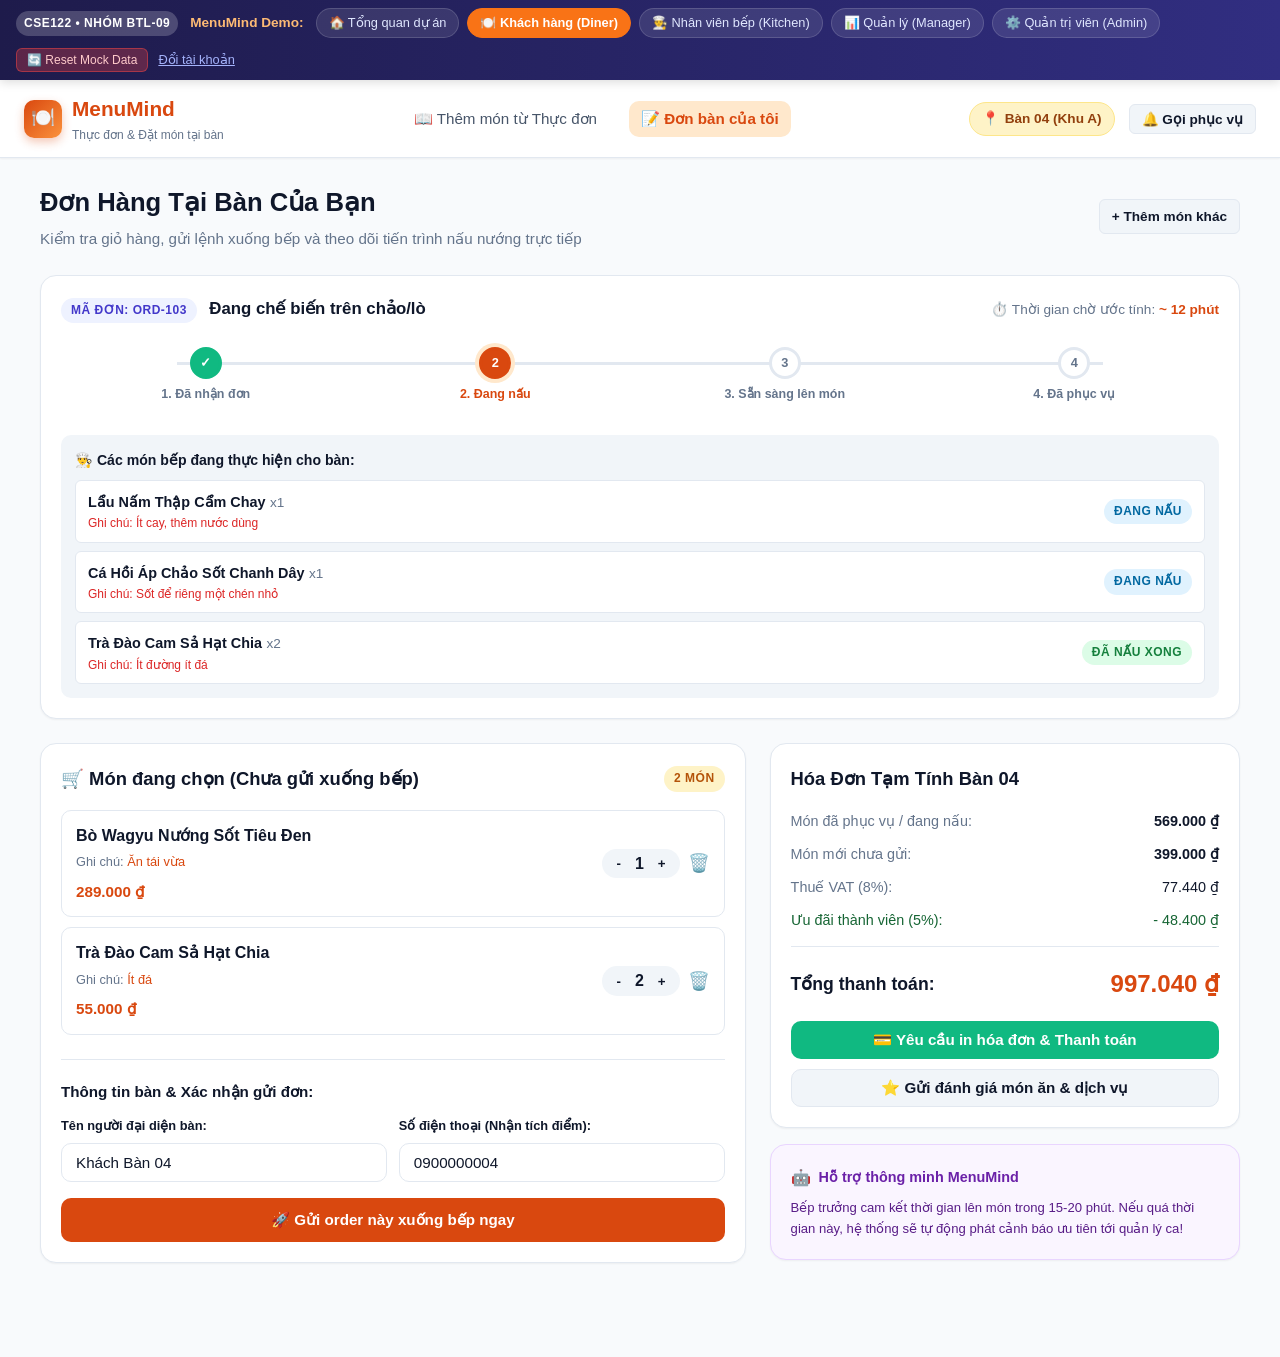
<file: diner-table-order.html>
<!DOCTYPE html>
<html lang="vi">
<head>
  <meta charset="UTF-8">
  <meta name="viewport" content="width=device-width, initial-scale=1.0">
  <title>Đơn Của Bàn & Trạng Thái | MenuMind - Khách hàng</title>
  <link rel="stylesheet" href="css/style.css">
  <link rel="stylesheet" href="css/responsive.css">
  <link rel="stylesheet" href="css/pages/diner-table-order.css">
</head>
<body>

  <header class="site-header">
    <div class="brand-logo">
      <div class="logo-icon">🍽️</div>
      <div>
        <span>MenuMind</span>
        <div style="font-size: 0.75rem; color: var(--text-muted); font-weight: normal;">Thực đơn & Đặt món tại bàn</div>
      </div>
    </div>

    <nav class="header-nav">
      <a href="diner-menu.html" class="nav-link">📖 Thêm món từ Thực đơn</a>
      <a href="diner-table-order.html" class="nav-link active">📝 Đơn bàn của tôi</a>
    </nav>

    <div class="header-right">
      <div class="table-tag">
        📍 <span id="currentTableTitle">Bàn 04 (Khu A)</span>
      </div>
      <button class="btn btn-secondary btn-sm" onclick="handleCallStaff()">🔔 Gọi phục vụ</button>
    </div>
  </header>

  <main class="container">
    <div class="page-head">
      <div>
        <h1 class="page-title">Đơn Hàng Tại Bàn Của Bạn</h1>
        <p class="page-subtitle">Kiểm tra giỏ hàng, gửi lệnh xuống bếp và theo dõi tiến trình nấu nướng trực tiếp</p>
      </div>
      <a href="diner-menu.html" class="btn btn-secondary btn-sm">+ Thêm món khác</a>
    </div>

    <section class="card" style="margin-bottom: 24px;" id="orderProgressCard">
      <div style="display: flex; justify-content: space-between; align-items: center; flex-wrap: wrap; gap: 8px;">
        <div>
          <span class="badge" style="background:#EEF2FF; color:#4338CA;" id="activeOrderIdBadge">Mã đơn: ORD-103</span>
          <strong style="margin-left: 8px; font-size: 1.05rem;" id="activeOrderStatusText">Đang chuẩn bị & chế biến</strong>
        </div>
        <div style="font-size: 0.85rem; color: var(--text-muted);">
          ⏱️ Thời gian chờ ước tính: <strong style="color: var(--primary);" id="estimatedWaitTime">~ 12 phút</strong>
        </div>
      </div>

      <div class="status-timeline">
        <div class="timeline-step completed" id="step-pending">
          <div class="step-icon">✓</div>
          <div class="step-title">1. Đã nhận đơn</div>
        </div>
        <div class="timeline-step active" id="step-preparing">
          <div class="step-icon">2</div>
          <div class="step-title">2. Đang nấu</div>
        </div>
        <div class="timeline-step" id="step-ready">
          <div class="step-icon">3</div>
          <div class="step-title">3. Sẵn sàng lên món</div>
        </div>
        <div class="timeline-step" id="step-served">
          <div class="step-icon">4</div>
          <div class="step-title">4. Đã phục vụ</div>
        </div>
      </div>

      <div style="background: var(--bg-subtle); padding: 14px; border-radius: var(--radius-md);">
        <strong style="font-size: 0.88rem; color: var(--secondary); display: block; margin-bottom: 8px;">
          👨‍🍳 Các món bếp đang thực hiện cho bàn:
        </strong>
        <div id="kitchenCookingItemsList" style="display: flex; flex-direction: column; gap: 8px;"></div>
      </div>
    </section>

    <div class="order-layout">
      <div>
        <div class="card">
          <div style="display: flex; justify-content: space-between; align-items: center; margin-bottom: 16px;">
            <h3 style="font-size: 1.15rem; color: var(--secondary);">
              🛒 Món đang chọn (Chưa gửi xuống bếp)
            </h3>
            <span id="draftCountBadge" class="badge" style="background:#FEF3C7; color:#B45309;">2 món</span>
          </div>

          <div id="draftCartList"></div>

          <div id="emptyDraftState" class="empty-state" style="display: none; padding: 24px;">
            <div style="font-size: 2.2rem; margin-bottom: 8px;">🛒</div>
            <div style="font-weight: 600; color: var(--secondary);">Chưa có món mới nào trong giỏ</div>
            <p style="font-size: 0.85rem; color: var(--text-muted); margin-bottom: 12px;">
              Quý khách có thể xem menu và chọn thêm món ngon bất cứ lúc nào.
            </p>
            <a href="diner-menu.html" class="btn btn-primary btn-sm">+ Mở Thực đơn</a>
          </div>

          <div id="sendOrderForm" style="margin-top: 24px; padding-top: 20px; border-top: 1px solid var(--border-color);">
            <h4 style="font-size: 0.95rem; margin-bottom: 12px; color: var(--secondary);">Thông tin bàn & Xác nhận gửi đơn:</h4>
            <div style="display: grid; grid-template-columns: 1fr 1fr; gap: 12px; margin-bottom: 16px;">
              <div>
                <label class="form-label" style="font-size: 0.8rem;">Tên người đại diện bàn:</label>
                <input type="text" id="custNameInput" class="form-control" value="Khách Bàn 04" required>
              </div>
              <div>
                <label class="form-label" style="font-size: 0.8rem;">Số điện thoại (Nhận tích điểm):</label>
                <input type="tel" id="custPhoneInput" class="form-control" value="0900000004" required>
              </div>
            </div>

            <button type="button" id="btnSubmitOrder" class="btn btn-primary" style="width: 100%; padding: 12px;" onclick="handleSubmitDraftOrder()">
              🚀 Gửi order này xuống bếp ngay
            </button>
          </div>
        </div>
      </div>

      <div>
        <div class="card">
          <h3 style="font-size: 1.15rem; color: var(--secondary); margin-bottom: 16px;">
            Hóa Đơn Tạm Tính Bàn 04
          </h3>

          <div style="display: flex; flex-direction: column; gap: 10px; font-size: 0.9rem; padding-bottom: 14px; border-bottom: 1px solid var(--border-color);">
            <div style="display: flex; justify-content: space-between;">
              <span style="color: var(--text-muted);">Món đã phục vụ / đang nấu:</span>
              <strong id="sentTotalAmount">569.000 ₫</strong>
            </div>
            <div style="display: flex; justify-content: space-between;">
              <span style="color: var(--text-muted);">Món mới chưa gửi:</span>
              <strong id="draftTotalAmount">399.000 ₫</strong>
            </div>
            <div style="display: flex; justify-content: space-between;">
              <span style="color: var(--text-muted);">Thuế VAT (8%):</span>
              <span id="vatAmount">77.440 ₫</span>
            </div>
            <div style="display: flex; justify-content: space-between; color: #166534;">
              <span>Ưu đãi thành viên (5%):</span>
              <span id="discountAmount">- 48.400 ₫</span>
            </div>
          </div>

          <div style="display: flex; justify-content: space-between; align-items: center; margin: 18px 0;">
            <span style="font-size: 1.1rem; font-weight: 700; color: var(--secondary);">Tổng thanh toán:</span>
            <strong style="font-size: 1.5rem; color: var(--primary);" id="grandTotalAmount">997.040 ₫</strong>
          </div>

          <div style="display: flex; flex-direction: column; gap: 10px;">
            <button class="btn btn-success" style="width: 100%;" onclick="handleRequestBill()">
              💳 Yêu cầu in hóa đơn & Thanh toán
            </button>
            <button class="btn btn-secondary" style="width: 100%;" onclick="openFeedbackModal()">
              ⭐ Gửi đánh giá món ăn & dịch vụ
            </button>
          </div>
        </div>

        <div class="card" style="margin-top: 16px; background: #FAF5FF; border-color: #E9D5FF;">
          <div style="display: flex; align-items: center; gap: 8px; margin-bottom: 6px;">
            <span>🤖</span>
            <strong style="color: #6B21A8; font-size: 0.9rem;">Hỗ trợ thông minh MenuMind</strong>
          </div>
          <p style="font-size: 0.82rem; color: #581C87;">
            Bếp trưởng cam kết thời gian lên món trong 15-20 phút. Nếu quá thời gian này, hệ thống sẽ tự động phát cảnh báo ưu tiên tới quản lý ca!
          </p>
        </div>
      </div>
    </div>
  </main>

  <!-- MODAL FEEDBACK -->
  <div class="modal-backdrop" id="feedbackModal">
    <div class="modal-window">
      <div class="modal-header">
        <h3 class="modal-title">Gửi Đánh Giá Của Bạn</h3>
        <button onclick="closeModal('feedbackModal')">✕</button>
      </div>
      <div class="modal-body">
        <div class="form-group">
          <label class="form-label">Tên của bạn:</label>
          <input type="text" id="fbCustName" class="form-control" value="Khách Bàn 04" required>
        </div>
        <div class="form-group">
          <label class="form-label">Bạn chấm mấy sao cho bữa ăn hôm nay?</label>
          <select id="fbRating" class="form-control">
            <option value="5">⭐⭐⭐⭐⭐ Tuyệt vời (5 sao)</option>
            <option value="4">⭐⭐⭐⭐ Rất ngon (4 sao)</option>
            <option value="3">⭐⭐⭐ Bình thường (3 sao)</option>
            <option value="2">⭐⭐ Chưa hài lòng (2 sao)</option>
            <option value="1">⭐ Thất vọng (1 sao)</option>
          </select>
        </div>
        <div class="form-group">
          <label class="form-label">Chủ đề góp ý chính:</label>
          <select id="fbTheme" class="form-control">
            <option value="Chất lượng món">Chất lượng & Hương vị món ăn</option>
            <option value="Thời gian chờ">Thời gian chờ lên món</option>
            <option value="Dịch vụ & Thái độ">Thái độ nhân viên phục vụ</option>
            <option value="Giá cả & Khẩu phần">Giá cả & Định lượng</option>
            <option value="Không gian quán">Không gian & Vệ sinh</option>
          </select>
        </div>
        <div class="form-group">
          <label class="form-label">Ý kiến chi tiết:</label>
          <textarea id="fbComment" class="form-control" rows="3" placeholder="Chia sẻ cảm nhận về món ăn, tốc độ phục vụ..." required></textarea>
        </div>
      </div>
      <div class="modal-footer">
        <button class="btn btn-secondary" onclick="closeModal('feedbackModal')">Hủy</button>
        <button class="btn btn-primary" onclick="submitCustomerFeedback()">Gửi đánh giá</button>
      </div>
    </div>
  </div>

  <script src="assets/data/mock-data.js"></script>
  <script src="js/store.js"></script>
  <script src="js/main.js"></script>
  <script src="js/pages/diner-table-order.js"></script>
</body>
</html>
</file>
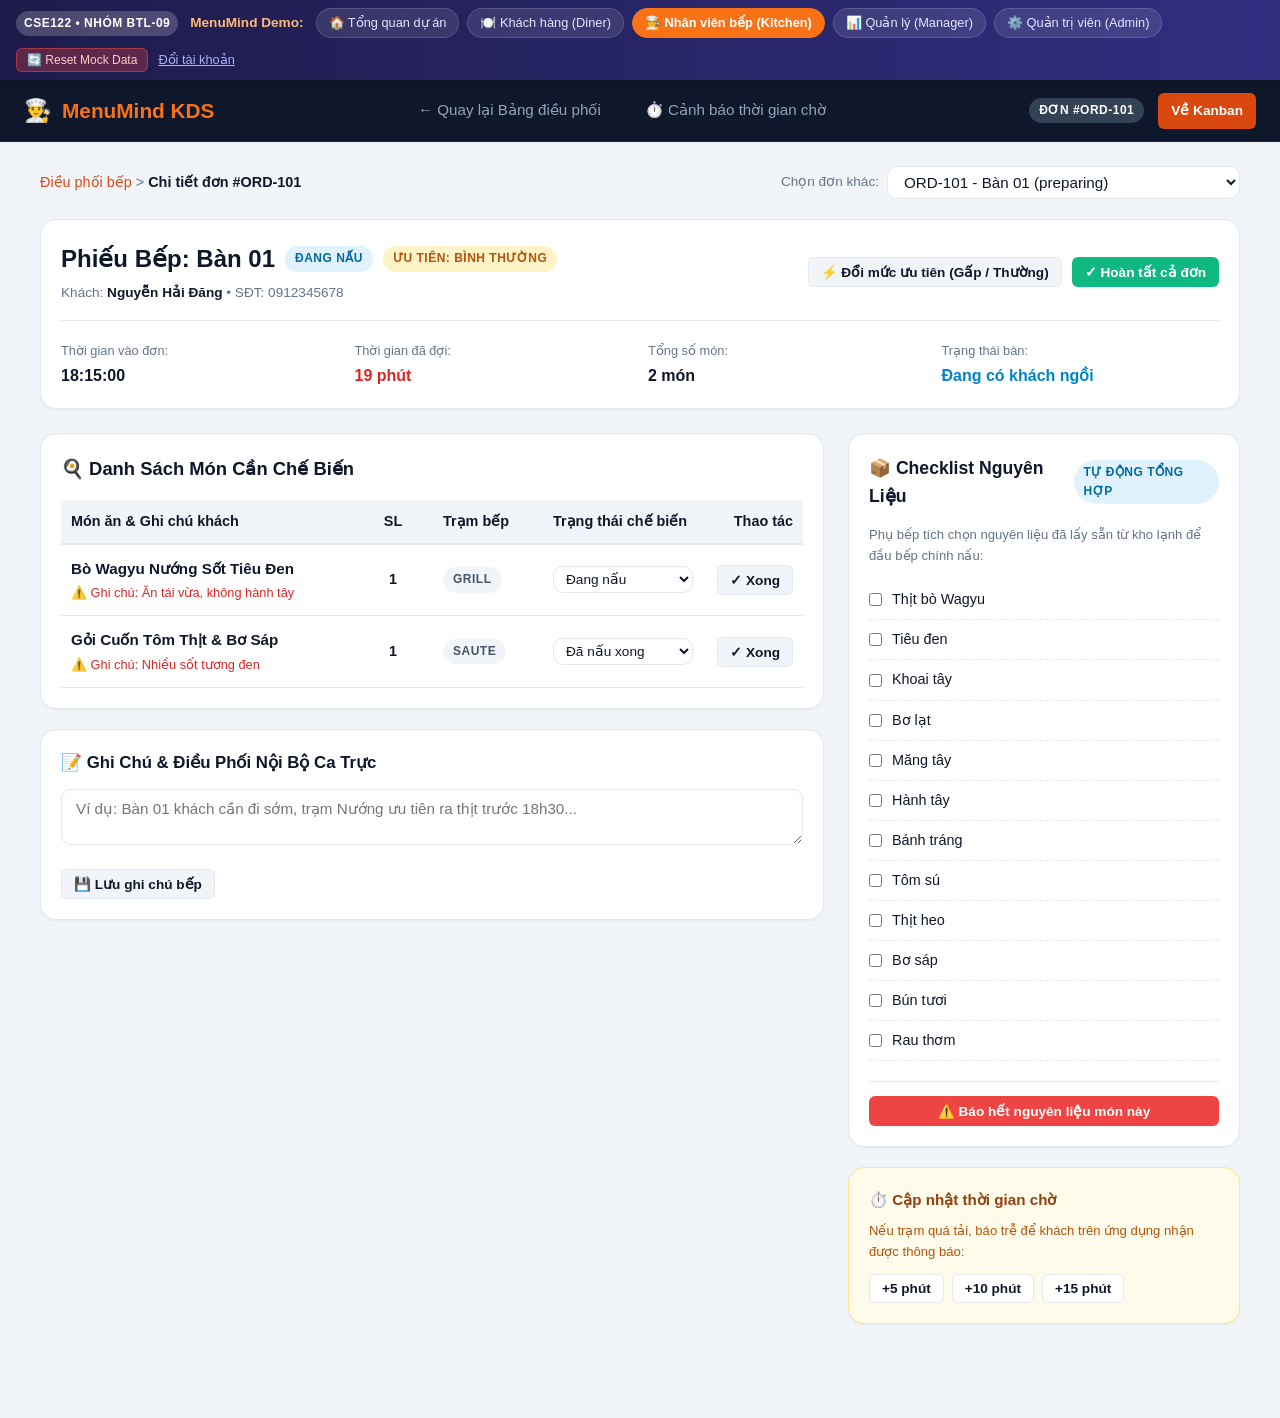
<file: kitchen-order-detail.html>
<!DOCTYPE html>
<html lang="vi">
<head>
  <meta charset="UTF-8">
  <meta name="viewport" content="width=device-width, initial-scale=1.0">
  <title>Chi Tiết Đơn Hàng Bếp | MenuMind - Nhân viên bếp</title>
  <link rel="stylesheet" href="css/style.css">
  <link rel="stylesheet" href="css/responsive.css">
  <link rel="stylesheet" href="css/pages/kitchen-order-detail.css">
</head>
<body style="background: #F1F5F9;">

  <header class="site-header" style="background:#0F172A; border-bottom-color:#1E293B; color:#fff;">
    <div class="brand-logo" style="color:#F97316;">
      <span style="font-size: 1.4rem;">👨‍🍳</span>
      <span>MenuMind KDS</span>
    </div>

    <nav class="header-nav">
      <a href="kitchen-board.html" class="nav-link" style="color:#94A3B8;">← Quay lại Bảng điều phối</a>
      <a href="kitchen-wait-time-alerts.html" class="nav-link" style="color:#94A3B8;">⏱️ Cảnh báo thời gian chờ</a>
    </nav>

    <div class="header-right">
      <span class="badge" style="background:#334155; color:#fff;" id="topHeaderOrderId">Đơn #ORD-101</span>
      <a href="kitchen-board.html" class="btn btn-primary btn-sm">Về Kanban</a>
    </div>
  </header>

  <main class="container">
    <div style="display: flex; justify-content: space-between; align-items: center; margin-bottom: 20px; flex-wrap: wrap; gap: 12px;">
      <div style="font-size: 0.9rem; color: var(--text-muted);">
        <a href="kitchen-board.html" style="color: var(--primary);">Điều phối bếp</a> &gt; 
        <strong style="color: var(--secondary);" id="breadcrumbTitle">Chi tiết đơn #ORD-101</strong>
      </div>

      <div style="display: flex; align-items: center; gap: 8px;">
        <span style="font-size: 0.85rem; color: var(--text-muted);">Chọn đơn khác:</span>
        <select id="switchOrderSelect" class="form-control" style="width: auto; padding: 6px 12px;" onchange="switchOrder(this.value)"></select>
      </div>
    </div>

    <div class="card" style="margin-bottom: 24px;">
      <div style="display: flex; justify-content: space-between; align-items: center; flex-wrap: wrap; gap: 14px; padding-bottom: 16px; border-bottom: 1px solid var(--border-color);">
        <div>
          <div style="display: flex; align-items: center; gap: 10px;">
            <h1 style="font-size: 1.5rem; color: var(--secondary);" id="orderTitle">Phiếu Bếp: Bàn 01</h1>
            <span id="orderStatusBadge" class="badge badge-preparing">Đang nấu</span>
            <span id="orderPriorityBadge" class="badge" style="background:#FEF3C7; color:#B45309;">Ưu tiên: Bình thường</span>
          </div>
          <div style="font-size: 0.85rem; color: var(--text-muted); margin-top: 4px;">
            Khách: <strong id="custNameText" style="color: var(--secondary);">Nguyễn Hải Đăng</strong> • SĐT: <span id="custPhoneText">0912345678</span>
          </div>
        </div>

        <div style="display: flex; gap: 10px; align-items: center;">
          <button class="btn btn-secondary btn-sm" onclick="togglePriority()">
            ⚡ Đổi mức ưu tiên (Gấp / Thường)
          </button>
          <button class="btn btn-success btn-sm" onclick="markAllItemsReady()">
            ✓ Hoàn tất cả đơn
          </button>
        </div>
      </div>

      <div style="display: grid; grid-template-columns: repeat(auto-fit, minmax(180px, 1fr)); gap: 16px; margin-top: 16px;">
        <div>
          <span style="font-size: 0.8rem; color: var(--text-muted);">Thời gian vào đơn:</span>
          <div style="font-weight: 700; color: var(--secondary);" id="orderCreatedAt">18:15:00</div>
        </div>
        <div>
          <span style="font-size: 0.8rem; color: var(--text-muted);">Thời gian đã đợi:</span>
          <div style="font-weight: 700; color: #DC2626;" id="orderElapsed">19 phút</div>
        </div>
        <div>
          <span style="font-size: 0.8rem; color: var(--text-muted);">Tổng số món:</span>
          <div style="font-weight: 700; color: var(--secondary);" id="orderTotalItemsCount">2 món</div>
        </div>
        <div>
          <span style="font-size: 0.8rem; color: var(--text-muted);">Trạng thái bàn:</span>
          <div style="font-weight: 700; color: #0284C7;">Đang có khách ngồi</div>
        </div>
      </div>
    </div>

    <div class="order-detail-grid">
      <div>
        <div class="card">
          <h3 style="font-size: 1.15rem; color: var(--secondary); margin-bottom: 16px;">
            🍳 Danh Sách Món Cần Chế Biến
          </h3>

          <div style="overflow-x: auto;">
            <table style="width: 100%; border-collapse: collapse; text-align: left; font-size: 0.9rem;">
              <thead>
                <tr style="background: var(--bg-subtle); border-bottom: 2px solid var(--border-color);">
                  <th style="padding: 10px;">Món ăn & Ghi chú khách</th>
                  <th style="padding: 10px; width: 80px; text-align: center;">SL</th>
                  <th style="padding: 10px; width: 110px;">Trạm bếp</th>
                  <th style="padding: 10px; width: 160px;">Trạng thái chế biến</th>
                  <th style="padding: 10px; width: 100px; text-align: right;">Thao tác</th>
                </tr>
              </thead>
              <tbody id="orderItemsTableBody"></tbody>
            </table>
          </div>
        </div>

        <div class="card" style="margin-top: 20px;">
          <h3 style="font-size: 1.05rem; color: var(--secondary); margin-bottom: 12px;">
            📝 Ghi Chú & Điều Phối Nội Bộ Ca Trực
          </h3>
          <div class="form-group">
            <textarea id="internalChefNote" class="form-control" rows="2" placeholder="Ví dụ: Bàn 01 khách cần đi sớm, trạm Nướng ưu tiên ra thịt trước 18h30..."></textarea>
          </div>
          <button class="btn btn-secondary btn-sm" onclick="saveChefNote()">💾 Lưu ghi chú bếp</button>
        </div>
      </div>

      <div>
        <div class="card">
          <div style="display: flex; justify-content: space-between; align-items: center; margin-bottom: 14px;">
            <h3 style="font-size: 1.1rem; color: var(--secondary);">
              📦 Checklist Nguyên Liệu
            </h3>
            <span class="badge" style="background:#E0F2FE; color:#0369A1;">Tự động tổng hợp</span>
          </div>

          <p style="font-size: 0.82rem; color: var(--text-muted); margin-bottom: 14px;">
            Phụ bếp tích chọn nguyên liệu đã lấy sẵn từ kho lạnh để đầu bếp chính nấu:
          </p>

          <div id="ingredientsChecklist"></div>

          <div style="margin-top: 20px; padding-top: 14px; border-top: 1px solid var(--border-color);">
            <button class="btn btn-danger btn-sm" style="width: 100%;" onclick="handleReportOutOfStock()">
              ⚠️ Báo hết nguyên liệu món này
            </button>
          </div>
        </div>

        <div class="card" style="margin-top: 20px; background:#FFFBEB; border-color:#FDE68A;">
          <h4 style="font-size: 0.95rem; color: #92400E; margin-bottom: 8px;">⏱️ Cập nhật thời gian chờ</h4>
          <p style="font-size: 0.82rem; color: #B45309; margin-bottom: 12px;">
            Nếu trạm quá tải, báo trễ để khách trên ứng dụng nhận được thông báo:
          </p>
          <div style="display: flex; gap: 8px;">
            <button class="btn btn-secondary btn-sm" style="background:#fff;" onclick="extendWait(5)">+5 phút</button>
            <button class="btn btn-secondary btn-sm" style="background:#fff;" onclick="extendWait(10)">+10 phút</button>
            <button class="btn btn-secondary btn-sm" style="background:#fff;" onclick="extendWait(15)">+15 phút</button>
          </div>
        </div>
      </div>
    </div>
  </main>

  <script src="assets/data/mock-data.js"></script>
  <script src="js/store.js"></script>
  <script src="js/main.js"></script>
  <script src="js/pages/kitchen-order-detail.js"></script>
</body>
</html>
</file>
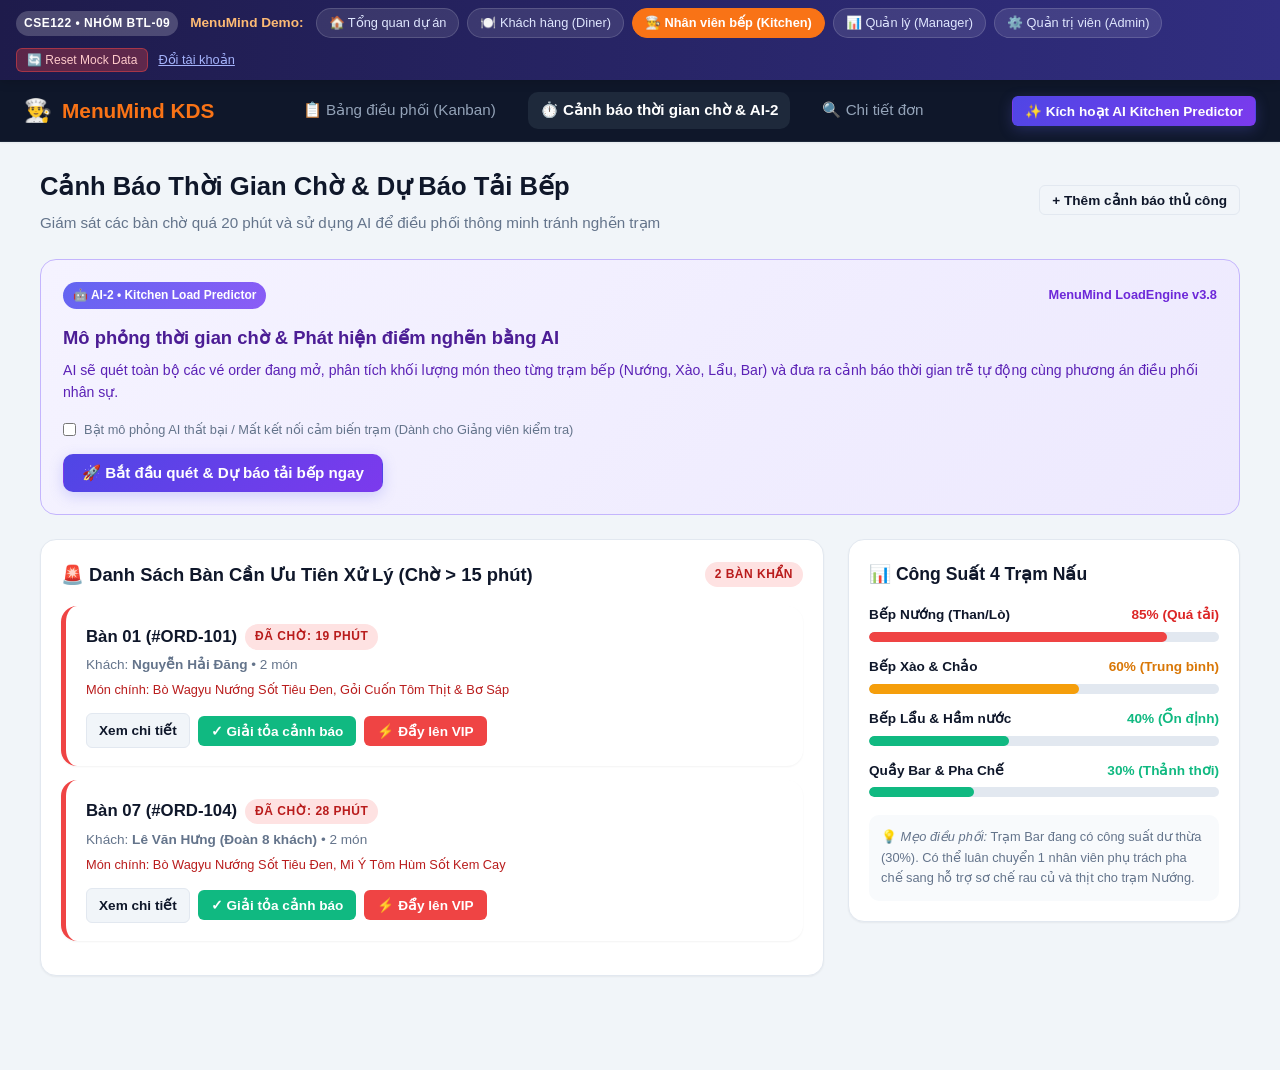
<file: kitchen-wait-time-alerts.html>
<!DOCTYPE html>
<html lang="vi">
<head>
  <meta charset="UTF-8">
  <meta name="viewport" content="width=device-width, initial-scale=1.0">
  <title>Cảnh Báo Thời Gian Chờ & AI Dự Báo | MenuMind - Bếp</title>
  <link rel="stylesheet" href="css/style.css">
  <link rel="stylesheet" href="css/responsive.css">
  <link rel="stylesheet" href="css/pages/kitchen-wait-time-alerts.css">
</head>
<body style="background: #F1F5F9;">

  <header class="site-header" style="background:#0F172A; border-bottom-color:#1E293B; color:#fff;">
    <div class="brand-logo" style="color:#F97316;">
      <span style="font-size: 1.4rem;">👨‍🍳</span>
      <span>MenuMind KDS</span>
    </div>

    <nav class="header-nav">
      <a href="kitchen-board.html" class="nav-link" style="color:#94A3B8;">📋 Bảng điều phối (Kanban)</a>
      <a href="kitchen-wait-time-alerts.html" class="nav-link active" style="color:#fff; background:#1E293B;">⏱️ Cảnh báo thời gian chờ & AI-2</a>
      <a href="kitchen-order-detail.html?orderId=ORD-101" class="nav-link" style="color:#94A3B8;">🔍 Chi tiết đơn</a>
    </nav>

    <div class="header-right">
      <button class="btn btn-ai btn-sm" onclick="runAiKitchenPredictor()">
        ✨ Kích hoạt AI Kitchen Predictor
      </button>
    </div>
  </header>

  <main class="container">
    <div class="page-head">
      <div>
        <h1 class="page-title">Cảnh Báo Thời Gian Chờ & Dự Báo Tải Bếp</h1>
        <p class="page-subtitle">Giám sát các bàn chờ quá 20 phút và sử dụng AI để điều phối thông minh tránh nghẽn trạm</p>
      </div>
      <button class="btn btn-secondary btn-sm" onclick="openCreateAlertModal()">+ Thêm cảnh báo thủ công</button>
    </div>

    <!-- AI-2 SECTION -->
    <section class="ai-card" id="aiKitchenSection">
      <div class="ai-card-header">
        <div class="ai-badge">🤖 AI-2 • Kitchen Load Predictor</div>
        <span style="font-size: 0.8rem; color: #6D28D9; font-weight: 600;" id="aiModelVersion">MenuMind LoadEngine v3.8</span>
      </div>

      <div id="aiPredictIntro">
        <h3 style="color: #4C1D95; font-size: 1.15rem; margin-bottom: 6px;">
          Mô phỏng thời gian chờ & Phát hiện điểm nghẽn bằng AI
        </h3>
        <p style="font-size: 0.88rem; color: #5B21B6; margin-bottom: 16px;">
          AI sẽ quét toàn bộ các vé order đang mở, phân tích khối lượng món theo từng trạm bếp (Nướng, Xào, Lẩu, Bar) và đưa ra cảnh báo thời gian trễ tự động cùng phương án điều phối nhân sự.
        </p>

        <div style="display: flex; align-items: center; gap: 8px; margin-bottom: 14px;">
          <input type="checkbox" id="aiFailureCheck" onchange="toggleAiFailure(this.checked)">
          <label for="aiFailureCheck" style="font-size: 0.8rem; color: #64748B; cursor: pointer;">
            Bật mô phỏng AI thất bại / Mất kết nối cảm biến trạm (Dành cho Giảng viên kiểm tra)
          </label>
        </div>

        <button class="btn btn-ai" onclick="runAiKitchenPredictor()">
          🚀 Bắt đầu quét & Dự báo tải bếp ngay
        </button>
      </div>

      <div id="aiPredictLoading" style="display: none; padding: 24px; text-align: center;">
        <div style="font-size: 2.2rem; animation: spin 1.5s linear infinite; margin-bottom: 10px;">⚙️</div>
        <h4 style="color: #4338CA; margin-bottom: 6px;">AI đang tính toán công suất 4 trạm bếp...</h4>
        <p style="font-size: 0.82rem; color: #6B7280; max-width: 450px; margin: 0 auto 14px;">
          Đang tổng hợp số lượng món nướng, xào, lẩu, kiểm tra số đầu bếp trong ca trực hiện tại...
        </p>
        <div style="height: 6px; background: #E0E7FF; border-radius: 999px; overflow: hidden; width: 60%; margin: 0 auto;">
          <div class="skeleton-loader" style="width: 100%; height: 100%;"></div>
        </div>
      </div>

      <div id="aiPredictResult" style="display: none;">
        <div style="background: #FFFFFF; border-radius: var(--radius-md); padding: 18px; border: 1px solid #C4B5FD; margin-bottom: 14px;">
          <div style="display: flex; justify-content: space-between; align-items: center; flex-wrap: wrap; gap: 8px; margin-bottom: 12px;">
            <strong style="color: #4338CA; font-size: 1.05rem;" id="aiResultSummaryTitle">
              ⚠️ Điểm nghẽn nghiêm trọng: Trạm Bếp Nướng
            </strong>
            <span class="badge" style="background:#FEE2E2; color:#B91C1C; font-size:0.8rem;" id="aiOverloadPercent">Quá tải 85%</span>
          </div>

          <div style="display: grid; grid-template-columns: repeat(auto-fit, minmax(180px, 1fr)); gap: 12px; margin-bottom: 14px;">
            <div style="background:#F8FAFC; padding:10px; border-radius:var(--radius-sm);">
              <div style="font-size:0.75rem; color:var(--text-muted);">Số đơn đang xử lý:</div>
              <strong id="aiActiveOrdersCount" style="color:var(--secondary); font-size:1.1rem;">4 đơn</strong>
            </div>
            <div style="background:#F8FAFC; padding:10px; border-radius:var(--radius-sm);">
              <div style="font-size:0.75rem; color:var(--text-muted);">Tổng số món cần nấu:</div>
              <strong id="aiTotalItemsCount" style="color:var(--secondary); font-size:1.1rem;">9 món</strong>
            </div>
            <div style="background:#F8FAFC; padding:10px; border-radius:var(--radius-sm);">
              <div style="font-size:0.75rem; color:var(--text-muted);">Dự kiến thời gian chờ TB:</div>
              <strong id="aiPredictedWait" style="color:#DC2626; font-size:1.1rem;">24 phút</strong>
            </div>
          </div>

          <div class="ai-reason-box">
            <strong>💡 Vì sao có kết quả này?</strong>
            <p id="aiExplainText" style="margin-top: 4px; font-size: 0.85rem; line-height: 1.5;"></p>
          </div>

          <div style="background:#ECFDF5; border-left:4px solid #10B981; padding:12px 14px; border-radius:0 8px 8px 0; margin-bottom:14px; font-size:0.88rem; color:#065F46;">
            <strong>🎯 Khuyến nghị điều phối AI:</strong>
            <p id="aiRecommendationText" style="margin-top:4px;"></p>
          </div>

          <div class="ai-actions-bar">
            <button class="btn btn-primary btn-sm" onclick="acceptAiAdjustment()">
              ✓ Chấp nhận: Điều phối lại phụ bếp
            </button>
            <button class="btn btn-secondary btn-sm" onclick="applyDelayToDiners()">
              Cập nhật cảnh báo chờ +10 phút lên Menu
            </button>
            <button class="btn btn-secondary btn-sm" onclick="dismissAiPrediction()">
              Từ chối & Giữ nguyên
            </button>
            <button class="btn btn-sm btn-secondary" onclick="runAiKitchenPredictor()">
              🔄 Dự báo lại
            </button>
          </div>
        </div>
      </div>

      <div id="aiPredictError" style="display: none; padding: 20px; text-align: center;">
        <div style="font-size: 2.2rem; margin-bottom: 8px;">⚠️</div>
        <h4 style="color: #991B1B; margin-bottom: 6px;">Không thể hoàn tất dự báo tải bếp</h4>
        <p id="aiPredictErrorMsg" style="font-size: 0.85rem; color: #7F1D1D; margin-bottom: 14px;"></p>
        <button class="btn btn-secondary btn-sm" onclick="resetAiPredictor()">Thử lại</button>
      </div>
    </section>

    <div style="display: grid; grid-template-columns: 2fr 1fr; gap: 24px;">
      <div>
        <div class="card">
          <div style="display: flex; justify-content: space-between; align-items: center; margin-bottom: 16px;">
            <h3 style="font-size: 1.15rem; color: var(--secondary);">
              🚨 Danh Sách Bàn Cần Ưu Tiên Xử Lý (Chờ > 15 phút)
            </h3>
            <span class="badge badge-urgent" id="criticalCountBadge">2 bàn khẩn</span>
          </div>

          <div id="alertsList"></div>
        </div>
      </div>

      <div>
        <div class="card">
          <h3 style="font-size: 1.1rem; color: var(--secondary); margin-bottom: 16px;">
            📊 Công Suất 4 Trạm Nấu
          </h3>

          <div class="station-meter">
            <div style="display: flex; justify-content: space-between; font-size: 0.85rem;">
              <strong>Bếp Nướng (Than/Lò)</strong>
              <span style="color: #DC2626; font-weight: 700;">85% (Quá tải)</span>
            </div>
            <div class="meter-bar">
              <div class="meter-fill" style="width: 85%; background: #EF4444;"></div>
            </div>
          </div>

          <div class="station-meter">
            <div style="display: flex; justify-content: space-between; font-size: 0.85rem;">
              <strong>Bếp Xào & Chảo</strong>
              <span style="color: #D97706; font-weight: 700;">60% (Trung bình)</span>
            </div>
            <div class="meter-bar">
              <div class="meter-fill" style="width: 60%; background: #F59E0B;"></div>
            </div>
          </div>

          <div class="station-meter">
            <div style="display: flex; justify-content: space-between; font-size: 0.85rem;">
              <strong>Bếp Lẩu & Hầm nước</strong>
              <span style="color: #10B981; font-weight: 700;">40% (Ổn định)</span>
            </div>
            <div class="meter-bar">
              <div class="meter-fill" style="width: 40%; background: #10B981;"></div>
            </div>
          </div>

          <div class="station-meter">
            <div style="display: flex; justify-content: space-between; font-size: 0.85rem;">
              <strong>Quầy Bar & Pha Chế</strong>
              <span style="color: #10B981; font-weight: 700;">30% (Thảnh thơi)</span>
            </div>
            <div class="meter-bar">
              <div class="meter-fill" style="width: 30%; background: #10B981;"></div>
            </div>
          </div>

          <div style="background: #F8FAFC; padding: 12px; border-radius: var(--radius-md); margin-top: 18px; font-size: 0.8rem; color: var(--text-muted);">
            💡 <em>Mẹo điều phối:</em> Trạm Bar đang có công suất dư thừa (30%). Có thể luân chuyển 1 nhân viên phụ trách pha chế sang hỗ trợ sơ chế rau củ và thịt cho trạm Nướng.
          </div>
        </div>
      </div>
    </div>
  </main>

  <!-- MODAL CREATE ALERT -->
  <div class="modal-backdrop" id="createAlertModal">
    <div class="modal-window">
      <div class="modal-header">
        <h3 class="modal-title">Tạo Cảnh Báo Chờ Mới</h3>
        <button onclick="closeModal('createAlertModal')">✕</button>
      </div>
      <div class="modal-body">
        <div class="form-group">
          <label class="form-label">Chọn Bàn:</label>
          <select id="alertTableSelect" class="form-control">
            <option value="Bàn 01">Bàn 01 - Khu A</option>
            <option value="Bàn 03">Bàn 03 - Khu A</option>
            <option value="Bàn 04">Bàn 04 - Khu A</option>
            <option value="Bàn 07">Bàn 07 - Khu B</option>
          </select>
        </div>
        <div class="form-group">
          <label class="form-label">Thời gian chờ (phút):</label>
          <input type="number" id="alertWaitInput" class="form-control" value="25" min="5" max="90">
        </div>
        <div class="form-group">
          <label class="form-label">Lý do chậm trễ:</label>
          <input type="text" id="alertReasonInput" class="form-control" value="Món bò Wagyu nướng than cần thời gian chín kỹ" required>
        </div>
      </div>
      <div class="modal-footer">
        <button class="btn btn-secondary" onclick="closeModal('createAlertModal')">Hủy</button>
        <button class="btn btn-primary" onclick="submitCreateAlert()">Lưu cảnh báo</button>
      </div>
    </div>
  </div>

  <script src="assets/data/mock-data.js"></script>
  <script src="js/store.js"></script>
  <script src="js/ai-engine.js"></script>
  <script src="js/main.js"></script>
  <script src="js/pages/kitchen-wait-time-alerts.js"></script>
</body>
</html>
</file>
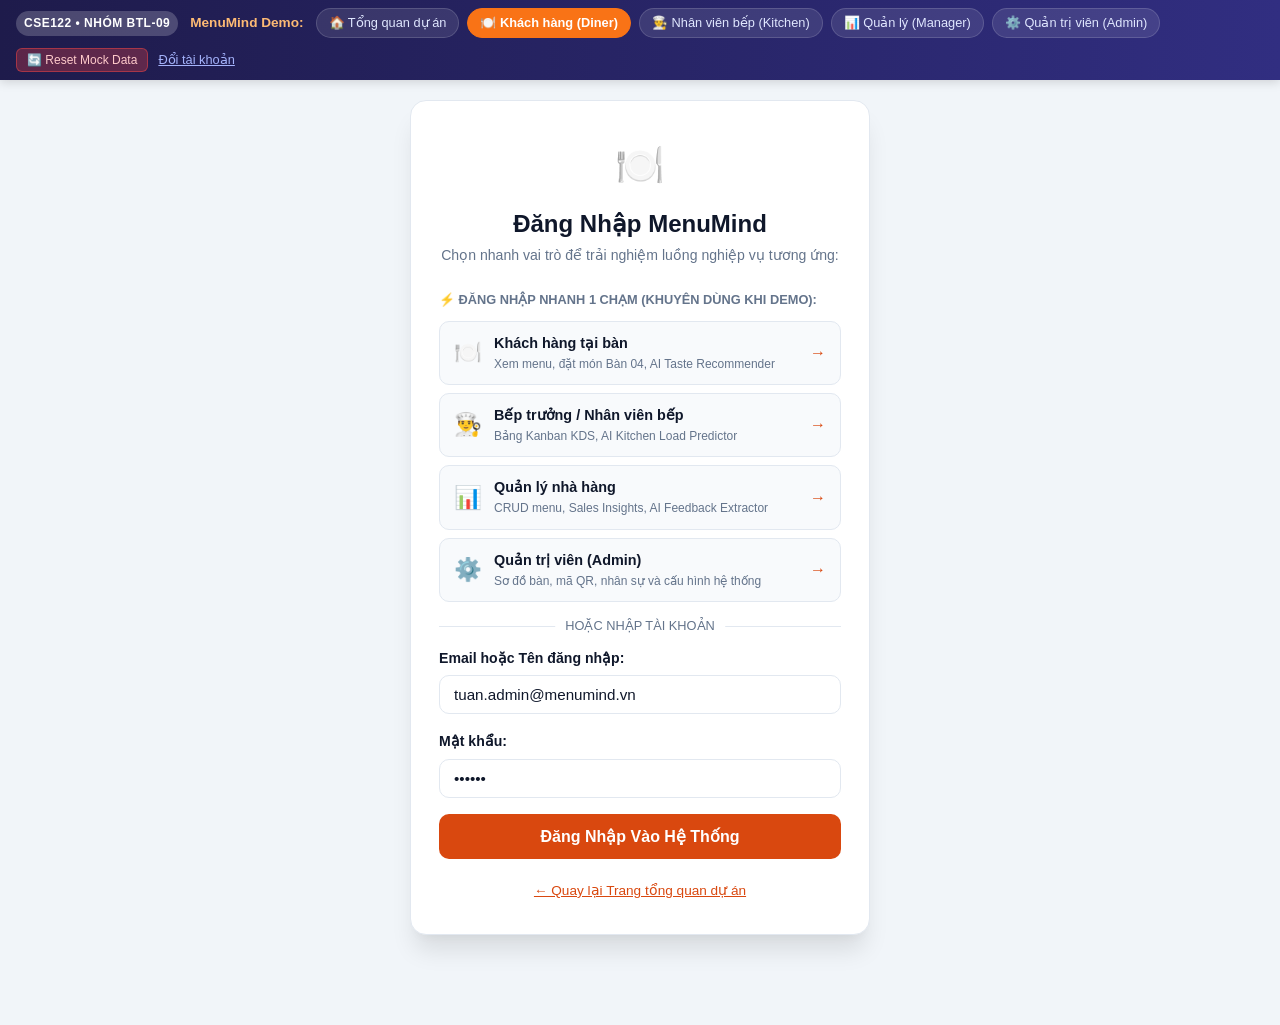
<file: login.html>
<!DOCTYPE html>
<html lang="vi">
<head>
  <meta charset="UTF-8">
  <meta name="viewport" content="width=device-width, initial-scale=1.0">
  <title>Đăng Nhập | MenuMind F&B</title>
  <link rel="stylesheet" href="css/style.css">
  <link rel="stylesheet" href="css/responsive.css">
  <link rel="stylesheet" href="css/pages/login.css">
</head>
<body style="background: #F1F5F9;">

  <div class="login-wrapper">
    <div class="login-box">
      <div style="text-align: center; margin-bottom: 24px;">
        <div style="font-size: 2.5rem; margin-bottom: 8px;">🍽️</div>
        <h2 style="font-size: 1.5rem; color: var(--secondary);">Đăng Nhập MenuMind</h2>
        <p style="font-size: 0.88rem; color: var(--text-muted);">
          Chọn nhanh vai trò để trải nghiệm luồng nghiệp vụ tương ứng:
        </p>
      </div>

      <div style="margin-bottom: 24px;">
        <div style="font-size: 0.8rem; font-weight: 700; color: var(--text-muted); text-transform: uppercase; margin-bottom: 10px;">
          ⚡ Đăng nhập nhanh 1 chạm (Khuyên dùng khi demo):
        </div>

        <div class="role-quick-card" onclick="quickLoginRole('diner')">
          <div style="font-size: 1.4rem;">🍽️</div>
          <div style="flex: 1;">
            <div style="font-weight: 700; font-size: 0.9rem; color: var(--secondary);">Khách hàng tại bàn</div>
            <div style="font-size: 0.75rem; color: var(--text-muted);">Xem menu, đặt món Bàn 04, AI Taste Recommender</div>
          </div>
          <span style="color: var(--primary); font-weight: bold;">→</span>
        </div>

        <div class="role-quick-card" onclick="quickLoginRole('kitchen')">
          <div style="font-size: 1.4rem;">👨‍🍳</div>
          <div style="flex: 1;">
            <div style="font-weight: 700; font-size: 0.9rem; color: var(--secondary);">Bếp trưởng / Nhân viên bếp</div>
            <div style="font-size: 0.75rem; color: var(--text-muted);">Bảng Kanban KDS, AI Kitchen Load Predictor</div>
          </div>
          <span style="color: var(--primary); font-weight: bold;">→</span>
        </div>

        <div class="role-quick-card" onclick="quickLoginRole('manager')">
          <div style="font-size: 1.4rem;">📊</div>
          <div style="flex: 1;">
            <div style="font-weight: 700; font-size: 0.9rem; color: var(--secondary);">Quản lý nhà hàng</div>
            <div style="font-size: 0.75rem; color: var(--text-muted);">CRUD menu, Sales Insights, AI Feedback Extractor</div>
          </div>
          <span style="color: var(--primary); font-weight: bold;">→</span>
        </div>

        <div class="role-quick-card" onclick="quickLoginRole('admin')">
          <div style="font-size: 1.4rem;">⚙️</div>
          <div style="flex: 1;">
            <div style="font-weight: 700; font-size: 0.9rem; color: var(--secondary);">Quản trị viên (Admin)</div>
            <div style="font-size: 0.75rem; color: var(--text-muted);">Sơ đồ bàn, mã QR, nhân sự và cấu hình hệ thống</div>
          </div>
          <span style="color: var(--primary); font-weight: bold;">→</span>
        </div>
      </div>

      <div style="text-align: center; position: relative; margin-bottom: 20px;">
        <hr style="border: none; border-top: 1px solid var(--border-color);">
        <span style="position: absolute; top: -10px; left: 50%; transform: translateX(-50%); background: #fff; padding: 0 10px; font-size: 0.8rem; color: var(--text-muted);">
          HOẶC NHẬP TÀI KHOẢN
        </span>
      </div>

      <form onsubmit="handleFormLogin(event)">
        <div class="form-group">
          <label class="form-label" for="loginEmail">Email hoặc Tên đăng nhập:</label>
          <input type="text" id="loginEmail" class="form-control" value="tuan.admin@menumind.vn" required>
        </div>
        <div class="form-group">
          <label class="form-label" for="loginPassword">Mật khẩu:</label>
          <input type="password" id="loginPassword" class="form-control" value="123456" required>
        </div>
        <button type="submit" class="btn btn-primary" style="width: 100%; padding: 12px; font-size: 1rem;">
          Đăng Nhập Vào Hệ Thống
        </button>
      </form>

      <div style="text-align: center; margin-top: 18px;">
        <a href="index.html" style="font-size: 0.85rem; color: var(--primary); text-decoration: underline;">
          ← Quay lại Trang tổng quan dự án
        </a>
      </div>
    </div>
  </div>

  <script src="assets/data/mock-data.js"></script>
  <script src="js/store.js"></script>
  <script src="js/main.js"></script>
  <script src="js/pages/login.js"></script>
</body>
</html>
</file>
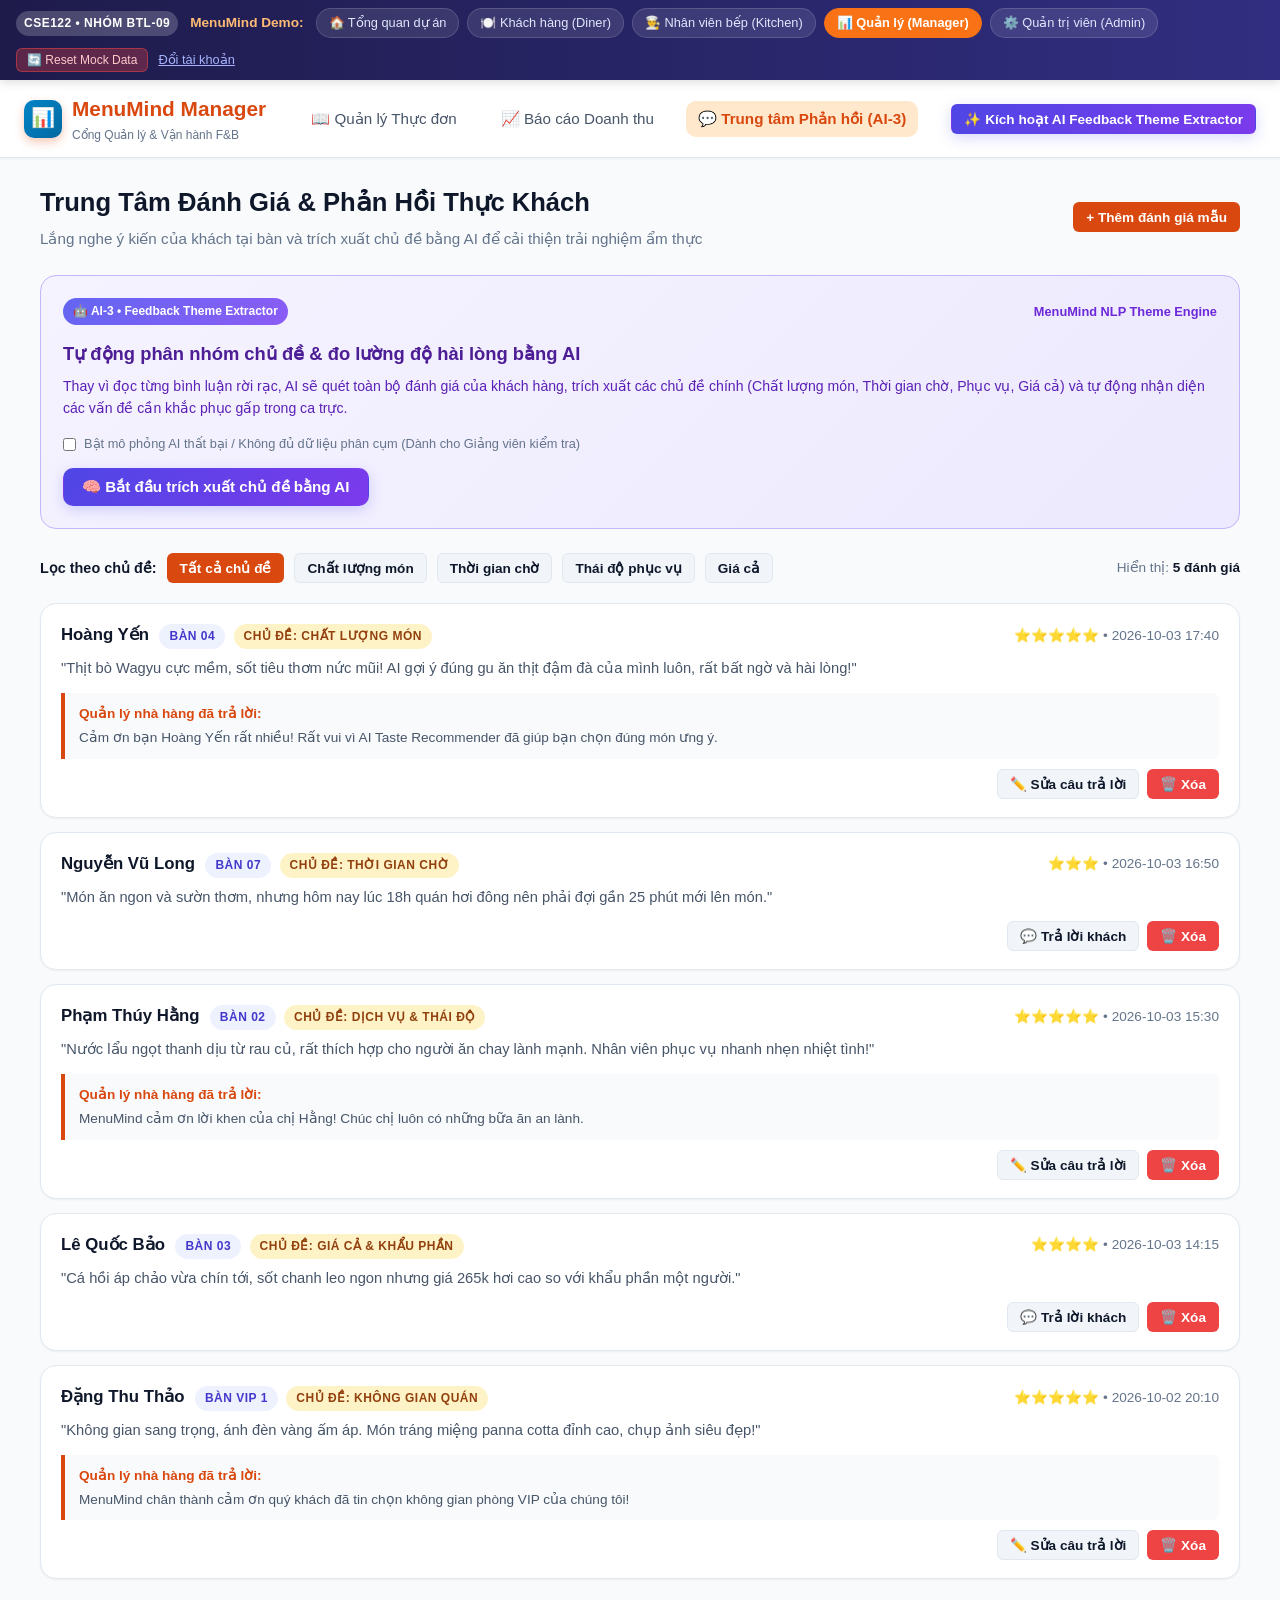
<file: manager-feedback-center.html>
<!DOCTYPE html>
<html lang="vi">
<head>
  <meta charset="UTF-8">
  <meta name="viewport" content="width=device-width, initial-scale=1.0">
  <title>Trung Tâm Phản Hồi & AI Phân Cụm | MenuMind - Quản lý</title>
  <link rel="stylesheet" href="css/style.css">
  <link rel="stylesheet" href="css/responsive.css">
  <link rel="stylesheet" href="css/pages/manager-feedback-center.css">
</head>
<body>

  <header class="site-header">
    <div class="brand-logo">
      <div class="logo-icon" style="background: linear-gradient(135deg, #0284C7, #0369A1);">📊</div>
      <div>
        <span>MenuMind Manager</span>
        <div style="font-size: 0.75rem; color: var(--text-muted); font-weight: normal;">Cổng Quản lý & Vận hành F&B</div>
      </div>
    </div>

    <nav class="header-nav">
      <a href="manager-menu-management.html" class="nav-link">📖 Quản lý Thực đơn</a>
      <a href="manager-sales-insights.html" class="nav-link">📈 Báo cáo Doanh thu</a>
      <a href="manager-feedback-center.html" class="nav-link active">💬 Trung tâm Phản hồi (AI-3)</a>
    </nav>

    <div class="header-right">
      <button class="btn btn-ai btn-sm" onclick="runAiFeedbackExtractor()">
        ✨ Kích hoạt AI Feedback Theme Extractor
      </button>
    </div>
  </header>

  <main class="container">
    <div class="page-head">
      <div>
        <h1 class="page-title">Trung Tâm Đánh Giá & Phản Hồi Thực Khách</h1>
        <p class="page-subtitle">Lắng nghe ý kiến của khách tại bàn và trích xuất chủ đề bằng AI để cải thiện trải nghiệm ẩm thực</p>
      </div>
      <button class="btn btn-primary btn-sm" onclick="openAddFeedbackModal()">+ Thêm đánh giá mẫu</button>
    </div>

    <!-- AI-3 SECTION -->
    <section class="ai-card" id="aiFeedbackSection">
      <div class="ai-card-header">
        <div class="ai-badge">🤖 AI-3 • Feedback Theme Extractor</div>
        <span style="font-size: 0.8rem; color: #6D28D9; font-weight: 600;">MenuMind NLP Theme Engine</span>
      </div>

      <div id="aiFbIntro">
        <h3 style="color: #4C1D95; font-size: 1.15rem; margin-bottom: 6px;">
          Tự động phân nhóm chủ đề & đo lường độ hài lòng bằng AI
        </h3>
        <p style="font-size: 0.88rem; color: #5B21B6; margin-bottom: 14px;">
          Thay vì đọc từng bình luận rời rạc, AI sẽ quét toàn bộ đánh giá của khách hàng, trích xuất các chủ đề chính (Chất lượng món, Thời gian chờ, Phục vụ, Giá cả) và tự động nhận diện các vấn đề cần khắc phục gấp trong ca trực.
        </p>

        <div style="display: flex; align-items: center; gap: 8px; margin-bottom: 14px;">
          <input type="checkbox" id="aiFbFailureCheck" onchange="toggleAiFbFailure(this.checked)">
          <label for="aiFbFailureCheck" style="font-size: 0.8rem; color: #64748B; cursor: pointer;">
            Bật mô phỏng AI thất bại / Không đủ dữ liệu phân cụm (Dành cho Giảng viên kiểm tra)
          </label>
        </div>

        <button class="btn btn-ai" onclick="runAiFeedbackExtractor()">
          🧠 Bắt đầu trích xuất chủ đề bằng AI
        </button>
      </div>

      <div id="aiFbLoading" style="display: none; padding: 24px; text-align: center;">
        <div style="font-size: 2.2rem; animation: spin 1.5s linear infinite; margin-bottom: 10px;">🔍</div>
        <h4 style="color: #4338CA; margin-bottom: 6px;">AI đang xử lý ngôn ngữ tự nhiên (NLP)...</h4>
        <p style="font-size: 0.82rem; color: #6B7280; max-width: 450px; margin: 0 auto 14px;">
          Đang bóc tách từ khóa cảm xúc, phân cụm ngữ nghĩa từ các đánh giá thực khách...
        </p>
        <div style="height: 6px; background: #E0E7FF; border-radius: 999px; overflow: hidden; width: 60%; margin: 0 auto;">
          <div class="skeleton-loader" style="width: 100%; height: 100%;"></div>
        </div>
      </div>

      <div id="aiFbResult" style="display: none;">
        <div style="background: #FFFFFF; border-radius: var(--radius-md); padding: 18px; border: 1px solid #C4B5FD; margin-bottom: 14px;">
          <div style="display: flex; justify-content: space-between; align-items: center; flex-wrap: wrap; gap: 8px; margin-bottom: 10px;">
            <strong style="color: #4338CA; font-size: 1.05rem;">
              🎯 Kết Quả Phân Cụm Ý Kiến Khách Hàng
            </strong>
            <span class="badge" style="background:#DCFCE7; color:#166534;" id="aiSentimentBadge">82% Hài lòng</span>
          </div>

          <div class="sentiment-bar">
            <div class="sentiment-pos" id="barPos" style="width: 80%;" title="Tích cực: 80%"></div>
            <div class="sentiment-neu" id="barNeu" style="width: 15%;" title="Trung lập: 15%"></div>
            <div class="sentiment-neg" id="barNeg" style="width: 5%;" title="Tiêu cực: 5%"></div>
          </div>
          <div style="display: flex; justify-content: space-between; font-size: 0.78rem; color: var(--text-muted); margin-bottom: 14px;">
            <span style="color: #10B981;">● Tích cực: <strong id="txtPos">80%</strong></span>
            <span style="color: #F59E0B;">● Trung lập: <strong id="txtNeu">15%</strong></span>
            <span style="color: #EF4444;">● Cần cải thiện: <strong id="txtNeg">5%</strong></span>
          </div>

          <div style="margin-bottom: 12px;">
            <span style="font-size: 0.85rem; font-weight: 600; color: var(--secondary);">Chủ đề nổi bật được phân loại:</span>
            <div id="aiThemesBadges" style="display: flex; gap: 8px; flex-wrap: wrap; margin-top: 6px;"></div>
          </div>

          <div style="display: grid; grid-template-columns: 1fr 1fr; gap: 12px; margin-bottom: 12px;">
            <div style="background:#ECFDF5; border-left:4px solid #10B981; padding:10px 14px; border-radius:0 8px 8px 0; font-size:0.85rem; color:#065F46;">
              <strong>👍 Điểm thực khách hài lòng nhất:</strong>
              <div id="aiTopPositiveText" style="margin-top:2px;"></div>
            </div>
            <div style="background:#FFFBEB; border-left:4px solid #F59E0B; padding:10px 14px; border-radius:0 8px 8px 0; font-size:0.85rem; color:#92400E;">
              <strong>⚠️ Vấn đề cần khắc phục:</strong>
              <div id="aiTopIssueText" style="margin-top:2px;"></div>
            </div>
          </div>

          <div class="ai-reason-box">
            <strong>💡 Khuyến nghị hành động từ AI:</strong>
            <p id="aiActionSugText" style="margin-top: 4px; font-size: 0.85rem;"></p>
          </div>

          <div class="ai-actions-bar">
            <button class="btn btn-primary btn-sm" onclick="applyThemeFilter('Thời gian chờ')">
              🔍 Lọc xem các đánh giá 'Thời gian chờ'
            </button>
            <button class="btn btn-secondary btn-sm" onclick="saveFeedbackReport()">
              💾 Lưu phân tích vào báo cáo tuần
            </button>
            <button class="btn btn-secondary btn-sm" onclick="dismissAiFb()">
              Đóng kết quả
            </button>
            <button class="btn btn-sm btn-secondary" onclick="runAiFeedbackExtractor()">
              🔄 Phân tích lại
            </button>
          </div>
        </div>
      </div>

      <div id="aiFbError" style="display: none; padding: 20px; text-align: center;">
        <div style="font-size: 2.2rem; margin-bottom: 8px;">⚠️</div>
        <h4 style="color: #991B1B; margin-bottom: 6px;">Không thể trích xuất chủ đề phản hồi</h4>
        <p id="aiFbErrorMsg" style="font-size: 0.85rem; color: #7F1D1D; margin-bottom: 14px;"></p>
        <button class="btn btn-secondary btn-sm" onclick="resetAiFb()">Thử lại</button>
      </div>
    </section>

    <div style="display: flex; justify-content: space-between; align-items: center; margin-bottom: 20px; flex-wrap: wrap; gap: 12px;">
      <div style="display: flex; gap: 10px; flex-wrap: wrap; align-items: center;">
        <span style="font-weight: 600; font-size: 0.9rem; color: var(--secondary);">Lọc theo chủ đề:</span>
        <button class="btn btn-sm btn-primary" id="btnThemeAll" onclick="filterByTheme('all')">Tất cả chủ đề</button>
        <button class="btn btn-sm btn-secondary" id="btnThemeFood" onclick="filterByTheme('Chất lượng món')">Chất lượng món</button>
        <button class="btn btn-sm btn-secondary" id="btnThemeWait" onclick="filterByTheme('Thời gian chờ')">Thời gian chờ</button>
        <button class="btn btn-sm btn-secondary" id="btnThemeService" onclick="filterByTheme('Dịch vụ & Thái độ')">Thái độ phục vụ</button>
        <button class="btn btn-sm btn-secondary" id="btnThemePrice" onclick="filterByTheme('Giá cả & Khẩu phần')">Giá cả</button>
      </div>

      <div style="font-size: 0.85rem; color: var(--text-muted);">
        Hiển thị: <strong id="feedbackCountDisplay" style="color: var(--secondary);">5 đánh giá</strong>
      </div>
    </div>

    <div id="feedbackListContainer"></div>
  </main>

  <!-- MODAL REPLY -->
  <div class="modal-backdrop" id="replyModal">
    <div class="modal-window">
      <div class="modal-header">
        <h3 class="modal-title">Trả Lời Đánh Giá Của Khách Hàng</h3>
        <button onclick="closeModal('replyModal')">✕</button>
      </div>
      <div class="modal-body">
        <input type="hidden" id="replyTargetId">
        <div style="background: var(--bg-subtle); padding: 12px; border-radius: var(--radius-md); margin-bottom: 14px;">
          <div style="font-size: 0.8rem; color: var(--text-muted);">Ý kiến của khách:</div>
          <p id="replyCustomerComment" style="font-size: 0.9rem; font-weight: 500; color: var(--secondary); margin-top: 4px;"></p>
        </div>

        <div class="form-group">
          <label class="form-label">Nội dung phản hồi từ Quản lý:</label>
          <textarea id="replyTextarea" class="form-control" rows="4" placeholder="Cảm ơn quý khách đã ghé thăm nhà hàng..." required></textarea>
        </div>

        <button type="button" class="btn btn-ai btn-sm" onclick="generateAiReplyTemplate()">
          ✨ Gợi ý câu trả lời lịch thiệp bằng AI
        </button>
      </div>
      <div class="modal-footer">
        <button class="btn btn-secondary" onclick="closeModal('replyModal')">Hủy</button>
        <button class="btn btn-primary" onclick="submitReply()">Gửi phản hồi</button>
      </div>
    </div>
  </div>

  <!-- MODAL ADD FEEDBACK -->
  <div class="modal-backdrop" id="addFeedbackModal">
    <div class="modal-window">
      <div class="modal-header">
        <h3 class="modal-title">Thêm Đánh Giá Thực Khách Mẫu</h3>
        <button onclick="closeModal('addFeedbackModal')">✕</button>
      </div>
      <div class="modal-body">
        <div class="form-group">
          <label class="form-label">Tên khách hàng:</label>
          <input type="text" id="newFbName" class="form-control" value="Khách dùng thử" required>
        </div>
        <div class="form-group">
          <label class="form-label">Bàn:</label>
          <input type="text" id="newFbTable" class="form-control" value="Bàn 04" required>
        </div>
        <div class="form-group">
          <label class="form-label">Điểm số (sao):</label>
          <select id="newFbRating" class="form-control">
            <option value="5">5 sao - Rất hài lòng</option>
            <option value="4">4 sao - Tốt</option>
            <option value="3">3 sao - Bình thường</option>
            <option value="2">2 sao - Kém</option>
            <option value="1">1 sao - Thất vọng</option>
          </select>
        </div>
        <div class="form-group">
          <label class="form-label">Chủ đề:</label>
          <select id="newFbTheme" class="form-control">
            <option value="Chất lượng món">Chất lượng món</option>
            <option value="Thời gian chờ">Thời gian chờ</option>
            <option value="Dịch vụ & Thái độ">Dịch vụ & Thái độ</option>
            <option value="Giá cả & Khẩu phần">Giá cả & Khẩu phần</option>
            <option value="Không gian quán">Không gian quán</option>
          </select>
        </div>
        <div class="form-group">
          <label class="form-label">Nội dung nhận xét:</label>
          <textarea id="newFbComment" class="form-control" rows="3" required placeholder="Nhập cảm nhận của khách..."></textarea>
        </div>
      </div>
      <div class="modal-footer">
        <button class="btn btn-secondary" onclick="closeModal('addFeedbackModal')">Hủy</button>
        <button class="btn btn-primary" onclick="submitNewSampleFeedback()">Lưu đánh giá</button>
      </div>
    </div>
  </div>

  <script src="assets/data/mock-data.js"></script>
  <script src="js/store.js"></script>
  <script src="js/ai-engine.js"></script>
  <script src="js/main.js"></script>
  <script src="js/pages/manager-feedback-center.js"></script>
</body>
</html>
</file>
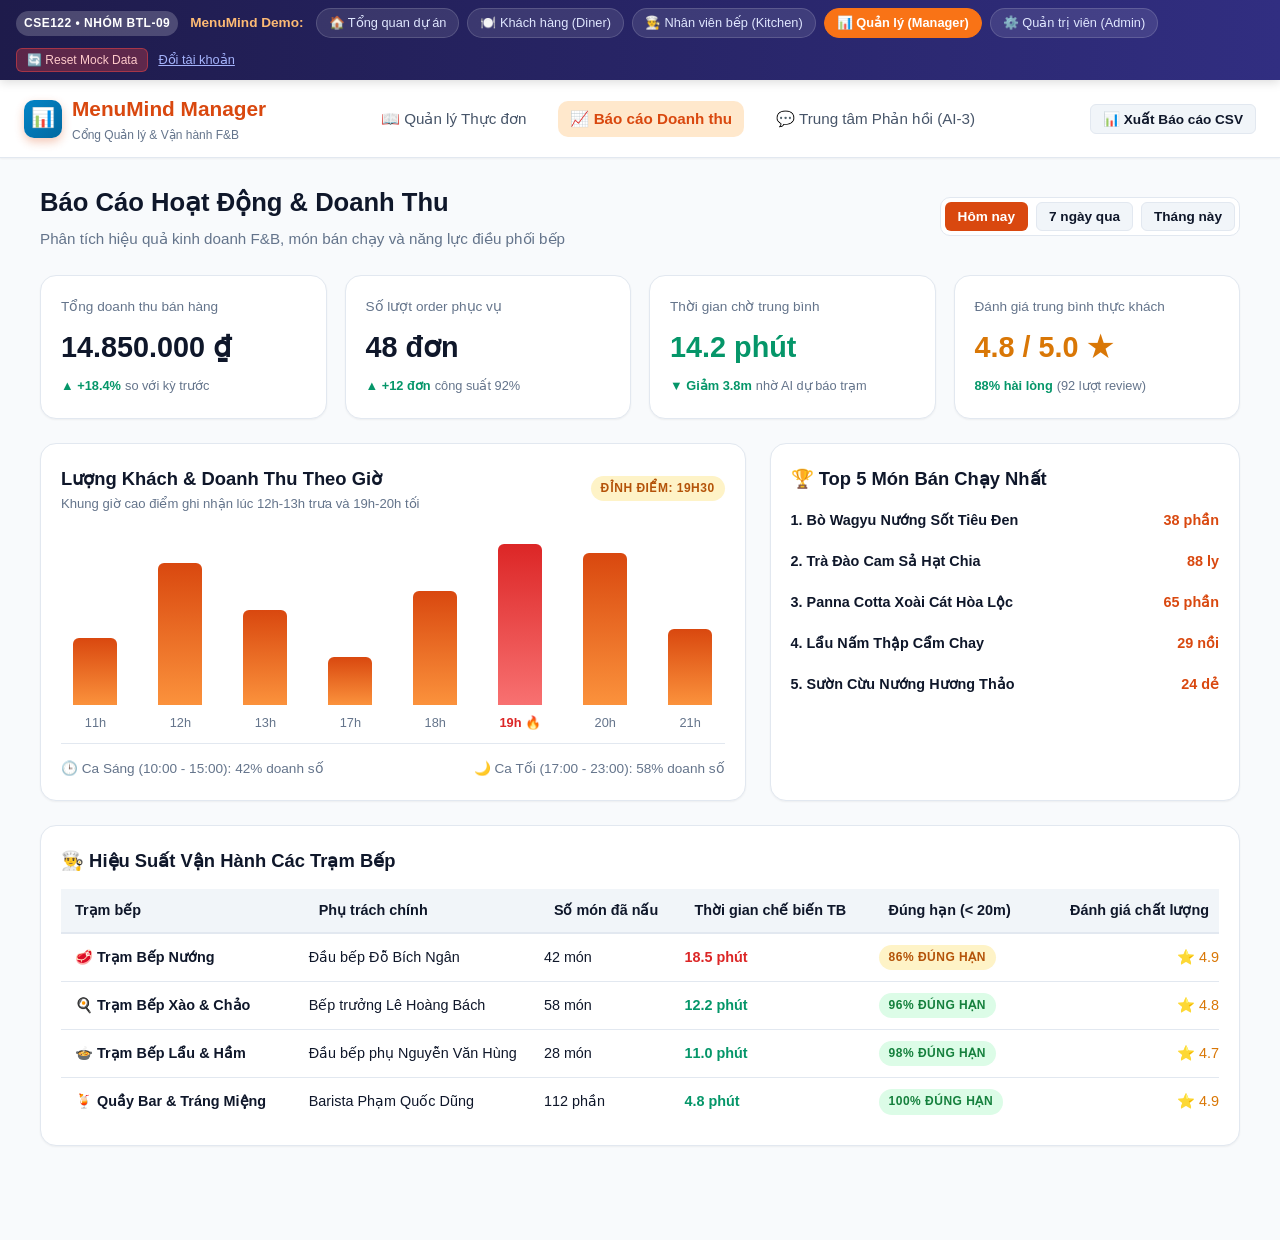
<file: manager-sales-insights.html>
<!DOCTYPE html>
<html lang="vi">
<head>
  <meta charset="UTF-8">
  <meta name="viewport" content="width=device-width, initial-scale=1.0">
  <title>Báo Cáo Doanh Thu & Insights | MenuMind - Quản lý</title>
  <link rel="stylesheet" href="css/style.css">
  <link rel="stylesheet" href="css/responsive.css">
  <link rel="stylesheet" href="css/pages/manager-sales-insights.css">
</head>
<body>

  <header class="site-header">
    <div class="brand-logo">
      <div class="logo-icon" style="background: linear-gradient(135deg, #0284C7, #0369A1);">📊</div>
      <div>
        <span>MenuMind Manager</span>
        <div style="font-size: 0.75rem; color: var(--text-muted); font-weight: normal;">Cổng Quản lý & Vận hành F&B</div>
      </div>
    </div>

    <nav class="header-nav">
      <a href="manager-menu-management.html" class="nav-link">📖 Quản lý Thực đơn</a>
      <a href="manager-sales-insights.html" class="nav-link active">📈 Báo cáo Doanh thu</a>
      <a href="manager-feedback-center.html" class="nav-link">💬 Trung tâm Phản hồi (AI-3)</a>
    </nav>

    <div class="header-right">
      <div style="display: flex; gap: 8px;">
        <button class="btn btn-secondary btn-sm" onclick="exportSalesReport()">📊 Xuất Báo cáo CSV</button>
      </div>
    </div>
  </header>

  <main class="container">
    <div class="page-head">
      <div>
        <h1 class="page-title">Báo Cáo Hoạt Động & Doanh Thu</h1>
        <p class="page-subtitle">Phân tích hiệu quả kinh doanh F&B, món bán chạy và năng lực điều phối bếp</p>
      </div>

      <div style="display: flex; gap: 8px; background: var(--bg-card); padding: 4px; border-radius: var(--radius-md); border: 1px solid var(--border-color);">
        <button class="btn btn-sm btn-primary" id="btnPeriodToday" onclick="changePeriod('today')">Hôm nay</button>
        <button class="btn btn-sm btn-secondary" id="btnPeriodWeek" onclick="changePeriod('week')">7 ngày qua</button>
        <button class="btn btn-sm btn-secondary" id="btnPeriodMonth" onclick="changePeriod('month')">Tháng này</button>
      </div>
    </div>

    <div class="kpi-grid">
      <div class="kpi-card">
        <div class="kpi-title">Tổng doanh thu bán hàng</div>
        <div class="kpi-val" id="kpiRevenue">14.850.000 ₫</div>
        <div class="kpi-trend trend-up">
          <span>▲ +18.4%</span>
          <span style="color: var(--text-muted); font-weight: normal;">so với kỳ trước</span>
        </div>
      </div>

      <div class="kpi-card">
        <div class="kpi-title">Số lượt order phục vụ</div>
        <div class="kpi-val" id="kpiOrders">48 đơn</div>
        <div class="kpi-trend trend-up">
          <span>▲ +12 đơn</span>
          <span style="color: var(--text-muted); font-weight: normal;">công suất 92%</span>
        </div>
      </div>

      <div class="kpi-card">
        <div class="kpi-title">Thời gian chờ trung bình</div>
        <div class="kpi-val" id="kpiWaitTime" style="color: #059669;">14.2 phút</div>
        <div class="kpi-trend trend-up">
          <span>▼ Giảm 3.8m</span>
          <span style="color: var(--text-muted); font-weight: normal;">nhờ AI dự báo trạm</span>
        </div>
      </div>

      <div class="kpi-card">
        <div class="kpi-title">Đánh giá trung bình thực khách</div>
        <div class="kpi-val" style="color: #D97706;" id="kpiRating">4.8 / 5.0 ★</div>
        <div class="kpi-trend trend-up">
          <span>88% hài lòng</span>
          <span style="color: var(--text-muted); font-weight: normal;">(92 lượt review)</span>
        </div>
      </div>
    </div>

    <div style="display: grid; grid-template-columns: 1.8fr 1.2fr; gap: 24px; margin-bottom: 24px;">
      <div class="card">
        <div style="display: flex; justify-content: space-between; align-items: center; margin-bottom: 10px;">
          <div>
            <h3 style="font-size: 1.15rem; color: var(--secondary);">Lượng Khách & Doanh Thu Theo Giờ</h3>
            <p style="font-size: 0.82rem; color: var(--text-muted);">Khung giờ cao điểm ghi nhận lúc 12h-13h trưa và 19h-20h tối</p>
          </div>
          <span class="badge" style="background:#FEF3C7; color:#B45309;">Đỉnh điểm: 19h30</span>
        </div>

        <div class="chart-container" id="chartContainer">
          <div class="chart-bar-wrap">
            <div class="chart-bar" style="height: 35%;" data-tooltip="11h: 1.2tr"></div>
            <span class="chart-label">11h</span>
          </div>
          <div class="chart-bar-wrap">
            <div class="chart-bar" style="height: 75%;" data-tooltip="12h: 2.8tr"></div>
            <span class="chart-label">12h</span>
          </div>
          <div class="chart-bar-wrap">
            <div class="chart-bar" style="height: 50%;" data-tooltip="13h: 1.9tr"></div>
            <span class="chart-label">13h</span>
          </div>
          <div class="chart-bar-wrap">
            <div class="chart-bar" style="height: 25%;" data-tooltip="17h: 950k"></div>
            <span class="chart-label">17h</span>
          </div>
          <div class="chart-bar-wrap">
            <div class="chart-bar" style="height: 60%;" data-tooltip="18h: 2.3tr"></div>
            <span class="chart-label">18h</span>
          </div>
          <div class="chart-bar-wrap">
            <div class="chart-bar" style="height: 95%; background: linear-gradient(180deg, #DC2626 0%, #F87171 100%);" data-tooltip="19h (Đỉnh): 3.9tr"></div>
            <span class="chart-label" style="font-weight:700; color:#DC2626;">19h 🔥</span>
          </div>
          <div class="chart-bar-wrap">
            <div class="chart-bar" style="height: 80%;" data-tooltip="20h: 3.1tr"></div>
            <span class="chart-label">20h</span>
          </div>
          <div class="chart-bar-wrap">
            <div class="chart-bar" style="height: 40%;" data-tooltip="21h: 1.4tr"></div>
            <span class="chart-label">21h</span>
          </div>
        </div>

        <div style="display: flex; justify-content: space-between; margin-top: 14px; font-size: 0.85rem; color: var(--text-muted);">
          <span>🕒 Ca Sáng (10:00 - 15:00): 42% doanh số</span>
          <span>🌙 Ca Tối (17:00 - 23:00): 58% doanh số</span>
        </div>
      </div>

      <div class="card">
        <h3 style="font-size: 1.15rem; color: var(--secondary); margin-bottom: 16px;">
          🏆 Top 5 Món Bán Chạy Nhất
        </h3>

        <div style="display: flex; flex-direction: column; gap: 14px;" id="topDishesList">
          <div>
            <div style="display: flex; justify-content: space-between; font-size: 0.9rem; margin-bottom: 4px;">
              <strong>1. Bò Wagyu Nướng Sốt Tiêu Đen</strong>
              <span style="font-weight:700; color:var(--primary);">38 phần</span>
            </div>
            <div class="meter-bar">
              <div class="meter-fill" style="width: 95%; background: var(--primary);"></div>
            </div>
          </div>

          <div>
            <div style="display: flex; justify-content: space-between; font-size: 0.9rem; margin-bottom: 4px;">
              <strong>2. Trà Đào Cam Sả Hạt Chia</strong>
              <span style="font-weight:700; color:var(--primary);">88 ly</span>
            </div>
            <div class="meter-bar">
              <div class="meter-fill" style="width: 88%; background: #F59E0B;"></div>
            </div>
          </div>

          <div>
            <div style="display: flex; justify-content: space-between; font-size: 0.9rem; margin-bottom: 4px;">
              <strong>3. Panna Cotta Xoài Cát Hòa Lộc</strong>
              <span style="font-weight:700; color:var(--primary);">65 phần</span>
            </div>
            <div class="meter-bar">
              <div class="meter-fill" style="width: 72%; background: #10B981;"></div>
            </div>
          </div>

          <div>
            <div style="display: flex; justify-content: space-between; font-size: 0.9rem; margin-bottom: 4px;">
              <strong>4. Lẩu Nấm Thập Cẩm Chay</strong>
              <span style="font-weight:700; color:var(--primary);">29 nồi</span>
            </div>
            <div class="meter-bar">
              <div class="meter-fill" style="width: 58%; background: #0284C7;"></div>
            </div>
          </div>

          <div>
            <div style="display: flex; justify-content: space-between; font-size: 0.9rem; margin-bottom: 4px;">
              <strong>5. Sườn Cừu Nướng Hương Thảo</strong>
              <span style="font-weight:700; color:var(--primary);">24 dẻ</span>
            </div>
            <div class="meter-bar">
              <div class="meter-fill" style="width: 48%; background: #8B5CF6;"></div>
            </div>
          </div>
        </div>
      </div>
    </div>

    <div class="card">
      <h3 style="font-size: 1.15rem; color: var(--secondary); margin-bottom: 14px;">
        👨‍🍳 Hiệu Suất Vận Hành Các Trạm Bếp
      </h3>
      <div style="overflow-x: auto;">
        <table style="width: 100%; border-collapse: collapse; text-align: left; font-size: 0.9rem;">
          <thead>
            <tr style="background: var(--bg-subtle); border-bottom: 2px solid var(--border-color);">
              <th style="padding: 10px 14px;">Trạm bếp</th>
              <th style="padding: 10px;">Phụ trách chính</th>
              <th style="padding: 10px;">Số món đã nấu</th>
              <th style="padding: 10px;">Thời gian chế biến TB</th>
              <th style="padding: 10px;">Đúng hạn (< 20m)</th>
              <th style="padding: 10px; text-align: right;">Đánh giá chất lượng</th>
            </tr>
          </thead>
          <tbody>
            <tr style="border-bottom: 1px solid var(--border-color);">
              <td style="padding: 12px 14px;"><strong>🥩 Trạm Bếp Nướng</strong></td>
              <td>Đầu bếp Đỗ Bích Ngân</td>
              <td>42 món</td>
              <td style="color:#DC2626; font-weight:600;">18.5 phút</td>
              <td><span class="badge" style="background:#FEF3C7; color:#B45309;">86% Đúng hạn</span></td>
              <td style="text-align: right; color:#D97706;">⭐ 4.9</td>
            </tr>
            <tr style="border-bottom: 1px solid var(--border-color);">
              <td style="padding: 12px 14px;"><strong>🍳 Trạm Bếp Xào & Chảo</strong></td>
              <td>Bếp trưởng Lê Hoàng Bách</td>
              <td>58 món</td>
              <td style="color:#059669; font-weight:600;">12.2 phút</td>
              <td><span class="badge" style="background:#DCFCE7; color:#15803D;">96% Đúng hạn</span></td>
              <td style="text-align: right; color:#D97706;">⭐ 4.8</td>
            </tr>
            <tr style="border-bottom: 1px solid var(--border-color);">
              <td style="padding: 12px 14px;"><strong>🍲 Trạm Bếp Lẩu & Hầm</strong></td>
              <td>Đầu bếp phụ Nguyễn Văn Hùng</td>
              <td>28 món</td>
              <td style="color:#059669; font-weight:600;">11.0 phút</td>
              <td><span class="badge" style="background:#DCFCE7; color:#15803D;">98% Đúng hạn</span></td>
              <td style="text-align: right; color:#D97706;">⭐ 4.7</td>
            </tr>
            <tr>
              <td style="padding: 12px 14px;"><strong>🍹 Quầy Bar & Tráng Miệng</strong></td>
              <td>Barista Phạm Quốc Dũng</td>
              <td>112 phần</td>
              <td style="color:#059669; font-weight:600;">4.8 phút</td>
              <td><span class="badge" style="background:#DCFCE7; color:#15803D;">100% Đúng hạn</span></td>
              <td style="text-align: right; color:#D97706;">⭐ 4.9</td>
            </tr>
          </tbody>
        </table>
      </div>
    </div>
  </main>

  <script src="assets/data/mock-data.js"></script>
  <script src="js/store.js"></script>
  <script src="js/main.js"></script>
  <script src="js/pages/manager-sales-insights.js"></script>
</body>
</html>
</file>
<file: css/style.css>
:root {
  --primary: #D9480F;
  --primary-hover: #BF360C;
  --primary-light: #FFE8CC;
  --primary-soft: #FFF4E6;
  
  --secondary: #0F172A;
  --secondary-light: #1E293B;
  --secondary-muted: #475569;
  
  --accent-ai: #6366F1;
  --accent-ai-light: #EEF2FF;
  --accent-ai-glow: rgba(99, 102, 241, 0.25);
  
  --success: #10B981;
  --success-light: #ECFDF5;
  --warning: #F59E0B;
  --warning-light: #FEF3C7;
  --danger: #EF4444;
  --danger-light: #FEE2E2;
  --info: #0284C7;
  --info-light: #E0F2FE;
  
  --bg-page: #F8FAFC;
  --bg-card: #FFFFFF;
  --bg-subtle: #F1F5F9;
  --border-color: #E2E8F0;
  
  --text-main: #0F172A;
  --text-muted: #64748B;
  --text-light: #94A3B8;
  --text-white: #FFFFFF;
  
  --shadow-sm: 0 1px 2px 0 rgba(0, 0, 0, 0.05);
  --shadow-md: 0 4px 6px -1px rgba(0, 0, 0, 0.1), 0 2px 4px -2px rgba(0, 0, 0, 0.05);
  --shadow-lg: 0 10px 15px -3px rgba(0, 0, 0, 0.1), 0 4px 6px -4px rgba(0, 0, 0, 0.05);
  --shadow-xl: 0 20px 25px -5px rgba(0, 0, 0, 0.1), 0 8px 10px -6px rgba(0, 0, 0, 0.04);
  
  --radius-sm: 6px;
  --radius-md: 10px;
  --radius-lg: 16px;
  --radius-full: 9999px;
  
  --transition: all 0.2s cubic-bezier(0.4, 0, 0.2, 1);
  --font-family: -apple-system, BlinkMacSystemFont, "Segoe UI", Roboto, "Helvetica Neue", Arial, sans-serif;
}

*, *::before, *::after {
  box-sizing: border-box;
  margin: 0;
  padding: 0;
}

body {
  font-family: var(--font-family);
  background-color: var(--bg-page);
  color: var(--text-main);
  line-height: 1.6;
  -webkit-font-smoothing: antialiased;
  padding-bottom: 70px;
}

a {
  color: inherit;
  text-decoration: none;
}

button {
  font-family: inherit;
  cursor: pointer;
  border: none;
  background: none;
  transition: var(--transition);
}

input, select, textarea {
  font-family: inherit;
  font-size: 0.95rem;
  color: var(--text-main);
}

.role-quick-bar {
  background: linear-gradient(90deg, #1E1B4B 0%, #312E81 100%);
  color: #fff;
  padding: 8px 16px;
  font-size: 0.85rem;
  display: flex;
  align-items: center;
  justify-content: space-between;
  flex-wrap: wrap;
  gap: 10px;
  position: sticky;
  top: 0;
  z-index: 1000;
  box-shadow: 0 2px 10px rgba(0, 0, 0, 0.15);
}

.role-bar-left {
  display: flex;
  align-items: center;
  gap: 12px;
}

.role-bar-badge {
  background: rgba(255, 255, 255, 0.2);
  padding: 3px 8px;
  border-radius: var(--radius-full);
  font-weight: 600;
  font-size: 0.75rem;
  letter-spacing: 0.5px;
}

.role-bar-nav {
  display: flex;
  align-items: center;
  gap: 8px;
  flex-wrap: wrap;
}

.role-btn {
  padding: 4px 12px;
  border-radius: var(--radius-full);
  font-size: 0.8rem;
  font-weight: 500;
  color: #E0E7FF;
  background: rgba(255, 255, 255, 0.1);
  border: 1px solid rgba(255, 255, 255, 0.15);
}

.role-btn:hover {
  background: rgba(255, 255, 255, 0.25);
  color: #fff;
}

.role-btn.active {
  background: #F97316;
  border-color: #F97316;
  color: #fff;
  font-weight: 600;
}

.role-bar-actions {
  display: flex;
  align-items: center;
  gap: 10px;
}

.btn-reset-data {
  background: rgba(239, 68, 68, 0.3);
  color: #FECACA;
  border: 1px solid rgba(239, 68, 68, 0.5);
  padding: 4px 10px;
  border-radius: var(--radius-sm);
  font-size: 0.75rem;
}

.btn-reset-data:hover {
  background: #DC2626;
  color: #fff;
}

.site-header {
  background: var(--bg-card);
  border-bottom: 1px solid var(--border-color);
  padding: 12px 24px;
  display: flex;
  align-items: center;
  justify-content: space-between;
  box-shadow: var(--shadow-sm);
}

.brand-logo {
  display: flex;
  align-items: center;
  gap: 10px;
  font-size: 1.3rem;
  font-weight: 700;
  color: var(--primary);
}

.brand-logo .logo-icon {
  width: 38px;
  height: 38px;
  background: linear-gradient(135deg, var(--primary) 0%, #FB923C 100%);
  color: #fff;
  border-radius: var(--radius-md);
  display: flex;
  align-items: center;
  justify-content: center;
  font-size: 1.2rem;
  box-shadow: 0 4px 10px rgba(217, 72, 15, 0.3);
}

.header-nav {
  display: flex;
  align-items: center;
  gap: 20px;
}

.nav-link {
  font-size: 0.95rem;
  font-weight: 500;
  color: var(--secondary-muted);
  padding: 6px 12px;
  border-radius: var(--radius-md);
  display: flex;
  align-items: center;
  gap: 6px;
}

.nav-link:hover {
  color: var(--primary);
  background: var(--primary-soft);
}

.nav-link.active {
  color: var(--primary);
  background: var(--primary-light);
  font-weight: 600;
}

.header-right {
  display: flex;
  align-items: center;
  gap: 14px;
}

.table-tag {
  background: #FEF3C7;
  color: #92400E;
  padding: 5px 12px;
  border-radius: var(--radius-full);
  font-size: 0.85rem;
  font-weight: 600;
  display: flex;
  align-items: center;
  gap: 6px;
  border: 1px solid #FDE68A;
}

.container {
  max-width: 1240px;
  margin: 0 auto;
  padding: 24px 20px;
}

.page-head {
  display: flex;
  align-items: center;
  justify-content: space-between;
  margin-bottom: 24px;
  flex-wrap: wrap;
  gap: 16px;
}

.page-title {
  font-size: 1.6rem;
  font-weight: 700;
  color: var(--secondary);
}

.page-subtitle {
  font-size: 0.95rem;
  color: var(--text-muted);
  margin-top: 4px;
}

.btn {
  display: inline-flex;
  align-items: center;
  justify-content: center;
  gap: 8px;
  padding: 9px 18px;
  font-size: 0.95rem;
  font-weight: 600;
  border-radius: var(--radius-md);
  transition: var(--transition);
  border: 1px solid transparent;
}

.btn-primary {
  background: var(--primary);
  color: #fff;
}
.btn-primary:hover {
  background: var(--primary-hover);
  box-shadow: 0 4px 12px rgba(217, 72, 15, 0.3);
}

.btn-secondary {
  background: var(--bg-subtle);
  color: var(--secondary);
  border-color: var(--border-color);
}
.btn-secondary:hover {
  background: #E2E8F0;
}

.btn-ai {
  background: linear-gradient(135deg, #4F46E5 0%, #7C3AED 100%);
  color: #fff;
  box-shadow: 0 4px 14px var(--accent-ai-glow);
}
.btn-ai:hover {
  opacity: 0.95;
  transform: translateY(-1px);
}

.btn-danger {
  background: var(--danger);
  color: #fff;
}
.btn-danger:hover {
  background: #DC2626;
}

.btn-success {
  background: var(--success);
  color: #fff;
}

.btn-sm {
  padding: 6px 12px;
  font-size: 0.85rem;
  border-radius: var(--radius-sm);
}

.badge {
  display: inline-flex;
  align-items: center;
  padding: 3px 10px;
  border-radius: var(--radius-full);
  font-size: 0.75rem;
  font-weight: 600;
  text-transform: uppercase;
  letter-spacing: 0.5px;
}

.badge-pending { background: #FEF3C7; color: #B45309; }
.badge-preparing { background: #E0F2FE; color: #0369A1; }
.badge-ready { background: #DCFCE7; color: #15803D; }
.badge-served { background: #F1F5F9; color: #475569; }
.badge-urgent { background: #FEE2E2; color: #B91C1C; animation: pulse 2s infinite; }
.badge-vegetarian { background: #DCFCE7; color: #166534; }
.badge-bestseller { background: #FFEDD5; color: #C2410C; }

@keyframes pulse {
  0%, 100% { opacity: 1; }
  50% { opacity: 0.6; }
}

.card {
  background: var(--bg-card);
  border-radius: var(--radius-lg);
  border: 1px solid var(--border-color);
  box-shadow: var(--shadow-sm);
  padding: 20px;
  transition: var(--transition);
}

.card:hover {
  box-shadow: var(--shadow-md);
}

.grid-3 {
  display: grid;
  grid-template-columns: repeat(auto-fill, minmax(320px, 1fr));
  gap: 20px;
}

.grid-4 {
  display: grid;
  grid-template-columns: repeat(auto-fill, minmax(260px, 1fr));
  gap: 20px;
}

.dish-card {
  background: var(--bg-card);
  border-radius: var(--radius-lg);
  border: 1px solid var(--border-color);
  overflow: hidden;
  display: flex;
  flex-direction: column;
  box-shadow: var(--shadow-sm);
  transition: var(--transition);
  position: relative;
}

.dish-card:hover {
  transform: translateY(-3px);
  box-shadow: var(--shadow-lg);
  border-color: #FDBA74;
}

.dish-thumb {
  height: 180px;
  width: 100%;
  object-fit: cover;
  background: #E2E8F0;
}

.dish-badges {
  position: absolute;
  top: 12px;
  left: 12px;
  display: flex;
  flex-direction: column;
  gap: 6px;
}

.dish-time-badge {
  position: absolute;
  top: 12px;
  right: 12px;
  background: rgba(15, 23, 42, 0.75);
  backdrop-filter: blur(4px);
  color: #fff;
  padding: 4px 8px;
  border-radius: var(--radius-full);
  font-size: 0.75rem;
  font-weight: 500;
}

.dish-body {
  padding: 18px;
  display: flex;
  flex-direction: column;
  flex: 1;
}

.dish-title {
  font-size: 1.15rem;
  font-weight: 700;
  margin-bottom: 6px;
  color: var(--secondary);
}

.dish-desc {
  font-size: 0.85rem;
  color: var(--text-muted);
  display: -webkit-box;
  -webkit-line-clamp: 2;
  -webkit-box-orient: vertical;
  overflow: hidden;
  margin-bottom: 12px;
}

.dish-meta {
  display: flex;
  align-items: center;
  justify-content: space-between;
  margin-top: auto;
  padding-top: 12px;
  border-top: 1px solid var(--border-color);
}

.dish-price {
  font-size: 1.25rem;
  font-weight: 700;
  color: var(--primary);
}

.ai-card {
  background: linear-gradient(135deg, #F5F3FF 0%, #EDE9FE 100%);
  border: 1.5px solid #C4B5FD;
  border-radius: var(--radius-lg);
  padding: 22px;
  margin-bottom: 24px;
  position: relative;
  overflow: hidden;
}

.ai-card-header {
  display: flex;
  align-items: center;
  justify-content: space-between;
  margin-bottom: 14px;
}

.ai-badge {
  background: linear-gradient(135deg, #6366F1, #8B5CF6);
  color: #fff;
  padding: 4px 10px;
  border-radius: var(--radius-full);
  font-size: 0.75rem;
  font-weight: 700;
  display: inline-flex;
  align-items: center;
  gap: 6px;
}

.ai-reason-box {
  background: #FFFFFF;
  border-left: 4px solid #8B5CF6;
  padding: 12px 16px;
  border-radius: 0 var(--radius-md) var(--radius-md) 0;
  margin: 14px 0;
  font-size: 0.9rem;
  color: #4C1D95;
}

.ai-actions-bar {
  display: flex;
  align-items: center;
  gap: 10px;
  flex-wrap: wrap;
  margin-top: 14px;
}

.skeleton-loader {
  display: inline-block;
  height: 100%;
  width: 100%;
  background: linear-gradient(90deg, #f0f0f0 25%, #e0e0e0 50%, #f0f0f0 75%);
  background-size: 200% 100%;
  animation: loading 1.5s infinite;
  border-radius: var(--radius-sm);
}

@keyframes loading {
  0% { background-position: 200% 0; }
  100% { background-position: -200% 0; }
}

.kanban-board {
  display: grid;
  grid-template-columns: repeat(4, 1fr);
  gap: 16px;
  align-items: flex-start;
}

.kanban-col {
  background: var(--bg-subtle);
  border-radius: var(--radius-lg);
  padding: 14px;
  border: 1px solid var(--border-color);
  min-height: 580px;
}

.kanban-col-header {
  display: flex;
  align-items: center;
  justify-content: space-between;
  margin-bottom: 14px;
  padding-bottom: 10px;
  border-bottom: 2px solid var(--border-color);
}

.kanban-col-title {
  font-size: 0.95rem;
  font-weight: 700;
  color: var(--secondary);
  display: flex;
  align-items: center;
  gap: 8px;
}

.kanban-col-count {
  background: #E2E8F0;
  padding: 2px 8px;
  border-radius: var(--radius-full);
  font-size: 0.8rem;
  font-weight: 600;
}

.kanban-card {
  background: var(--bg-card);
  border-radius: var(--radius-md);
  padding: 14px;
  border: 1px solid var(--border-color);
  box-shadow: var(--shadow-sm);
  margin-bottom: 12px;
  transition: var(--transition);
}

.kanban-card:hover {
  box-shadow: var(--shadow-md);
  border-color: #CBD5E1;
}

.kanban-card-top {
  display: flex;
  align-items: center;
  justify-content: space-between;
  margin-bottom: 10px;
}

.kanban-order-id {
  font-weight: 700;
  font-size: 0.9rem;
  color: var(--secondary);
}

.kanban-table-tag {
  background: #EEF2FF;
  color: #4338CA;
  font-weight: 600;
  font-size: 0.8rem;
  padding: 2px 8px;
  border-radius: var(--radius-sm);
}

.kanban-dish-item {
  display: flex;
  align-items: flex-start;
  justify-content: space-between;
  padding: 6px 0;
  border-bottom: 1px dashed var(--border-color);
  font-size: 0.88rem;
}

.kanban-note {
  background: #FEF2F2;
  color: #DC2626;
  font-size: 0.78rem;
  padding: 3px 6px;
  border-radius: 4px;
  margin-top: 4px;
  font-weight: 500;
}

.modal-backdrop {
  position: fixed;
  top: 0;
  left: 0;
  width: 100%;
  height: 100%;
  background: rgba(15, 23, 42, 0.6);
  backdrop-filter: blur(4px);
  display: flex;
  align-items: center;
  justify-content: center;
  z-index: 2000;
  opacity: 0;
  pointer-events: none;
  transition: opacity 0.2s ease;
}

.modal-backdrop.show {
  opacity: 1;
  pointer-events: auto;
}

.modal-window {
  background: var(--bg-card);
  border-radius: var(--radius-lg);
  width: 95%;
  max-width: 580px;
  max-height: 90vh;
  overflow-y: auto;
  box-shadow: var(--shadow-xl);
  transform: translateY(20px);
  transition: transform 0.2s ease;
}

.modal-backdrop.show .modal-window {
  transform: translateY(0);
}

.modal-header {
  padding: 18px 24px;
  border-bottom: 1px solid var(--border-color);
  display: flex;
  align-items: center;
  justify-content: space-between;
}

.modal-title {
  font-size: 1.25rem;
  font-weight: 700;
  color: var(--secondary);
}

.modal-body {
  padding: 24px;
}

.modal-footer {
  padding: 16px 24px;
  border-top: 1px solid var(--border-color);
  display: flex;
  align-items: center;
  justify-content: flex-end;
  gap: 12px;
  background: var(--bg-subtle);
  border-radius: 0 0 var(--radius-lg) var(--radius-lg);
}

.form-group {
  margin-bottom: 16px;
}

.form-label {
  display: block;
  font-size: 0.88rem;
  font-weight: 600;
  color: var(--secondary);
  margin-bottom: 6px;
}

.form-control {
  width: 100%;
  padding: 10px 14px;
  border: 1px solid var(--border-color);
  border-radius: var(--radius-md);
  outline: none;
  transition: var(--transition);
  background: #fff;
}

.form-control:focus {
  border-color: var(--primary);
  box-shadow: 0 0 0 3px rgba(217, 72, 15, 0.15);
}

#toast-container {
  position: fixed;
  bottom: 24px;
  right: 24px;
  display: flex;
  flex-direction: column;
  gap: 10px;
  z-index: 3000;
}

.toast {
  background: #1E293B;
  color: #fff;
  padding: 12px 18px;
  border-radius: var(--radius-md);
  font-size: 0.9rem;
  box-shadow: var(--shadow-xl);
  display: flex;
  align-items: center;
  gap: 10px;
  animation: slideIn 0.3s ease;
  min-width: 280px;
}

.toast.toast-success { background: #065F46; border-left: 4px solid #10B981; }
.toast.toast-error { background: #991B1B; border-left: 4px solid #EF4444; }
.toast.toast-warning { background: #92400E; border-left: 4px solid #F59E0B; }

@keyframes slideIn {
  from { transform: translateX(100%); opacity: 0; }
  to { transform: translateX(0); opacity: 1; }
}

.empty-state {
  text-align: center;
  padding: 48px 20px;
  background: var(--bg-card);
  border-radius: var(--radius-lg);
  border: 1px dashed var(--border-color);
}

.empty-icon {
  font-size: 3rem;
  margin-bottom: 12px;
  opacity: 0.6;
}

.empty-title {
  font-size: 1.15rem;
  font-weight: 700;
  color: var(--secondary);
  margin-bottom: 6px;
}

.empty-desc {
  font-size: 0.9rem;
  color: var(--text-muted);
  max-width: 400px;
  margin: 0 auto 16px;
}
</file>
<file: css/responsive.css>
@media (max-width: 1024px) {
  .kanban-board {
    grid-template-columns: repeat(2, 1fr);
  }
  
  .grid-4 {
    grid-template-columns: repeat(auto-fill, minmax(220px, 1fr));
  }
}

@media (max-width: 768px) {
  .site-header {
    flex-direction: column;
    align-items: flex-start;
    gap: 12px;
    padding: 14px 16px;
  }

  .header-nav {
    overflow-x: auto;
    width: 100%;
    padding-bottom: 6px;
    gap: 10px;
  }

  .header-nav::-webkit-scrollbar {
    display: none;
  }

  .header-right {
    width: 100%;
    justify-content: space-between;
  }

  .role-quick-bar {
    flex-direction: column;
    align-items: flex-start;
  }

  .role-bar-nav {
    width: 100%;
    overflow-x: auto;
    padding-bottom: 4px;
  }

  .kanban-board {
    grid-template-columns: 1fr;
  }

  .grid-3 {
    grid-template-columns: 1fr;
  }

  .page-head {
    flex-direction: column;
    align-items: flex-start;
  }

  .modal-window {
    width: 96%;
    margin: 10px;
  }

  .responsive-table {
    display: block;
    width: 100%;
    overflow-x: auto;
  }
}

@media (max-width: 480px) {
  .container {
    padding: 16px 12px;
  }

  .page-title {
    font-size: 1.3rem;
  }

  .dish-thumb {
    height: 150px;
  }

  .ai-actions-bar {
    flex-direction: column;
    align-items: stretch;
  }

  .ai-actions-bar .btn {
    width: 100%;
  }

  .btn {
    padding: 8px 14px;
    font-size: 0.88rem;
  }
}
</file>
<file: css/pages/index.css>
/* index.css - Styles rieng cho trang index */

.hero-banner {
      background: linear-gradient(135deg, #1E1B4B 0%, #312E81 50%, #4338CA 100%);
      color: #fff;
      padding: 56px 20px;
      border-radius: var(--radius-lg);
      margin-bottom: 36px;
      text-align: center;
      box-shadow: 0 15px 30px rgba(49, 46, 129, 0.25);
    }
    .role-hub-card {
      background: var(--bg-card);
      border-radius: var(--radius-lg);
      border: 1px solid var(--border-color);
      padding: 24px;
      box-shadow: var(--shadow-sm);
      display: flex;
      flex-direction: column;
      transition: var(--transition);
    }
    .role-hub-card:hover {
      box-shadow: var(--shadow-lg);
      transform: translateY(-4px);
    }
    .inventory-table {
      width: 100%;
      border-collapse: collapse;
      font-size: 0.88rem;
      background: var(--bg-card);
      border-radius: var(--radius-lg);
      overflow: hidden;
      border: 1px solid var(--border-color);
    }
    .inventory-table th {
      background: #F1F5F9;
      padding: 12px 14px;
      font-weight: 700;
      color: var(--secondary);
      border-bottom: 2px solid var(--border-color);
      text-align: left;
    }
    .inventory-table td {
      padding: 12px 14px;
      border-bottom: 1px solid var(--border-color);
    }
    .inventory-table tr:hover {
      background: #F8FAFC;
    }
</file>
<file: css/pages/admin-settings.css>
/* admin-settings.css - Styles riêng cho trang Cài Đặt Hệ Thống Admin */

.settings-grid-2 {
  display: grid;
  grid-template-columns: 1fr 1fr;
  gap: 16px;
}

.settings-danger-card {
  background: #FEF2F2;
  border-color: #FECACA;
  border-radius: var(--radius-lg);
  padding: 24px;
}

.settings-danger-title {
  font-size: 1.15rem;
  color: #991B1B;
  font-weight: 700;
}

.settings-danger-desc {
  font-size: 0.88rem;
  color: #7F1D1D;
  margin-bottom: 16px;
  line-height: 1.6;
}

.settings-actions-group {
  display: flex;
  gap: 12px;
  flex-wrap: wrap;
}

@media (max-width: 640px) {
  .settings-grid-2 {
    grid-template-columns: 1fr;
  }
}
</file>
<file: css/pages/admin-table-management.css>
/* admin-table-management.css - Styles rieng cho trang admin-table-management */

.table-visual-card {
      background: var(--bg-card);
      border-radius: var(--radius-lg);
      border: 2px solid var(--border-color);
      padding: 18px;
      box-shadow: var(--shadow-sm);
      display: flex;
      flex-direction: column;
      transition: var(--transition);
      position: relative;
    }
    .table-visual-card:hover {
      box-shadow: var(--shadow-md);
      transform: translateY(-2px);
    }
    .table-status-available { border-color: #10B981; }
    .table-status-occupied { border-color: #EF4444; }
    .table-status-reserved { border-color: #F59E0B; }
    .table-num-large {
      font-size: 1.4rem;
      font-weight: 700;
      color: var(--secondary);
    }
</file>
<file: css/pages/admin-user-management.css>
/* admin-user-management.css - Styles riêng cho trang Quản lý Nhân sự & Phân quyền Admin */

.staff-filter-card {
  margin-bottom: 24px;
  padding: 16px 20px;
}

.staff-filter-row {
  display: flex;
  gap: 14px;
  align-items: center;
  justify-content: space-between;
  flex-wrap: wrap;
}

.staff-filter-inputs {
  display: flex;
  gap: 12px;
  flex: 1;
  min-width: 260px;
}

.staff-count-text {
  font-size: 0.88rem;
  color: var(--text-muted);
}

.staff-table-card {
  padding: 0;
  overflow: hidden;
  box-shadow: var(--shadow-sm);
  border: 1px solid var(--border-color);
  background: var(--bg-card);
  border-radius: var(--radius-lg);
}

.table-responsive {
  overflow-x: auto;
}

.staff-table {
  width: 100%;
  border-collapse: collapse;
  text-align: left;
  font-size: 0.9rem;
}

.staff-table th {
  background: var(--bg-subtle);
  border-bottom: 2px solid var(--border-color);
  color: var(--secondary);
  font-weight: 700;
  padding: 14px 16px;
  white-space: nowrap;
}

.staff-table td {
  padding: 12px 16px;
  border-bottom: 1px solid var(--border-color);
  vertical-align: middle;
}

.staff-table tbody tr:hover {
  background: #F8FAFC;
  transition: var(--transition);
}

.staff-name {
  color: var(--secondary);
  font-size: 0.95rem;
  font-weight: 600;
  display: block;
}

.staff-code {
  font-size: 0.75rem;
  color: var(--text-muted);
  margin-top: 2px;
  display: block;
}

.staff-action-group {
  display: flex;
  justify-content: flex-end;
  gap: 6px;
}

.staff-modal-grid {
  display: grid;
  grid-template-columns: 1fr 1fr;
  gap: 14px;
}

@media (max-width: 768px) {
  .staff-filter-row {
    flex-direction: column;
    align-items: stretch;
  }

  .staff-filter-inputs {
    flex-direction: column;
    min-width: 100%;
  }

  .staff-modal-grid {
    grid-template-columns: 1fr;
  }
}
</file>
<file: css/pages/diner-table-order.css>
/* diner-table-order.css - Styles rieng cho trang diner-table-order */

.order-layout {
      display: grid;
      grid-template-columns: 1.8fr 1.2fr;
      gap: 24px;
    }
    .status-timeline {
      display: flex;
      justify-content: space-between;
      position: relative;
      margin: 24px 0 30px;
    }
    .status-timeline::before {
      content: "";
      position: absolute;
      top: 15px;
      left: 10%;
      right: 10%;
      height: 3px;
      background: var(--border-color);
      z-index: 1;
    }
    .timeline-step {
      position: relative;
      z-index: 2;
      text-align: center;
      display: flex;
      flex-direction: column;
      align-items: center;
      width: 25%;
    }
    .step-icon {
      width: 32px;
      height: 32px;
      border-radius: 50%;
      background: var(--bg-card);
      border: 3px solid var(--border-color);
      display: flex;
      align-items: center;
      justify-content: center;
      font-size: 0.8rem;
      font-weight: 700;
      color: var(--text-muted);
      margin-bottom: 6px;
    }
    .timeline-step.active .step-icon {
      border-color: var(--primary);
      background: var(--primary);
      color: #fff;
      box-shadow: 0 0 0 4px var(--primary-light);
    }
    .timeline-step.completed .step-icon {
      border-color: var(--success);
      background: var(--success);
      color: #fff;
    }
    .step-title {
      font-size: 0.78rem;
      font-weight: 600;
      color: var(--text-muted);
    }
    .timeline-step.active .step-title {
      color: var(--primary);
      font-weight: 700;
    }
    .cart-item-card {
      display: flex;
      align-items: center;
      justify-content: space-between;
      padding: 12px 14px;
      margin-bottom: 10px;
      border: 1px solid var(--border-color);
      border-radius: var(--radius-md);
      background: var(--bg-card);
      gap: 12px;
    }
    .item-qty-badge {
      display: inline-flex;
      align-items: center;
      background: var(--bg-subtle);
      border-radius: var(--radius-full);
      padding: 2px 8px;
      gap: 8px;
      font-weight: 600;
    }
    .btn-qty {
      background: none;
      border: none;
      font-weight: bold;
      cursor: pointer;
      padding: 2px 6px;
      color: var(--secondary);
    }
    .btn-qty:hover {
      color: var(--primary);
    }
    .cart-item-row {
      display: flex;
      align-items: center;
      justify-content: space-between;
      padding: 14px 0;
      border-bottom: 1px solid var(--border-color);
      gap: 12px;
    }
    .cart-qty-btn {
      width: 28px;
      height: 28px;
      border-radius: var(--radius-sm);
      background: var(--bg-subtle);
      display: flex;
      align-items: center;
      justify-content: center;
      font-weight: bold;
    }
    .cart-qty-btn:hover {
      background: #CBD5E1;
    }
    @media (max-width: 900px) {
      .order-layout {
        grid-template-columns: 1fr;
      }
    }
</file>
<file: css/pages/kitchen-order-detail.css>
/* kitchen-order-detail.css - Styles rieng cho trang kitchen-order-detail */

.order-detail-grid {
      display: grid;
      grid-template-columns: 2fr 1fr;
      gap: 24px;
    }
    .ingredient-check-item {
      display: flex;
      align-items: center;
      gap: 10px;
      padding: 8px 0;
      border-bottom: 1px dashed var(--border-color);
      font-size: 0.9rem;
    }
    .ingredient-check-item input[type="checkbox"]:checked + span {
      text-decoration: line-through;
      color: var(--text-muted);
    }
    @media (max-width: 900px) {
      .order-detail-grid {
        grid-template-columns: 1fr;
      }
    }
</file>
<file: css/pages/kitchen-wait-time-alerts.css>
/* kitchen-wait-time-alerts.css - Styles rieng cho trang kitchen-wait-time-alerts */

.alert-card {
      background: var(--bg-card);
      border-radius: var(--radius-lg);
      border-left: 5px solid #EF4444;
      padding: 18px 20px;
      margin-bottom: 14px;
      box-shadow: var(--shadow-sm);
      display: flex;
      justify-content: space-between;
      align-items: center;
      flex-wrap: wrap;
      gap: 12px;
    }
    .station-meter {
      display: flex;
      flex-direction: column;
      gap: 6px;
      margin-bottom: 14px;
    }
    .meter-bar {
      height: 10px;
      background: #E2E8F0;
      border-radius: var(--radius-full);
      overflow: hidden;
    }
    .meter-fill {
      height: 100%;
      border-radius: var(--radius-full);
      transition: width 0.5s ease;
    }
</file>
<file: css/pages/login.css>
/* login.css - Styles rieng cho trang login */

.login-wrapper {
      min-height: 80vh;
      display: flex;
      align-items: center;
      justify-content: center;
      padding: 20px;
    }
    .login-box {
      background: var(--bg-card);
      border-radius: var(--radius-lg);
      border: 1px solid var(--border-color);
      width: 100%;
      max-width: 460px;
      padding: 32px 28px;
      box-shadow: var(--shadow-xl);
    }
    .role-quick-card {
      display: flex;
      align-items: center;
      gap: 12px;
      padding: 10px 14px;
      border: 1px solid var(--border-color);
      border-radius: var(--radius-md);
      margin-bottom: 8px;
      cursor: pointer;
      transition: var(--transition);
      background: #F8FAFC;
    }
    .role-quick-card:hover {
      border-color: var(--primary);
      background: var(--primary-soft);
      transform: translateX(4px);
    }
</file>
<file: css/pages/manager-feedback-center.css>
/* manager-feedback-center.css - Styles rieng cho trang manager-feedback-center */

.sentiment-bar {
      display: flex;
      height: 12px;
      border-radius: var(--radius-full);
      overflow: hidden;
      margin: 10px 0;
    }
    .sentiment-pos { background: #10B981; }
    .sentiment-neu { background: #F59E0B; }
    .sentiment-neg { background: #EF4444; }
    .feedback-item {
      background: var(--bg-card);
      border-radius: var(--radius-lg);
      border: 1px solid var(--border-color);
      padding: 18px 20px;
      margin-bottom: 14px;
      box-shadow: var(--shadow-sm);
    }
</file>
<file: css/pages/manager-sales-insights.css>
/* manager-sales-insights.css - Styles rieng cho trang manager-sales-insights */

.kpi-grid {
      display: grid;
      grid-template-columns: repeat(auto-fit, minmax(240px, 1fr));
      gap: 18px;
      margin-bottom: 24px;
    }
    .kpi-card {
      background: var(--bg-card);
      border-radius: var(--radius-lg);
      border: 1px solid var(--border-color);
      padding: 20px;
      box-shadow: var(--shadow-sm);
    }
    .kpi-title {
      font-size: 0.85rem;
      color: var(--text-muted);
      margin-bottom: 6px;
    }
    .kpi-val {
      font-size: 1.8rem;
      font-weight: 700;
      color: var(--secondary);
    }
    .kpi-trend {
      font-size: 0.8rem;
      font-weight: 600;
      display: inline-flex;
      align-items: center;
      gap: 4px;
      margin-top: 6px;
    }
    .trend-up { color: #059669; }
    .trend-down { color: #DC2626; }
    
    .chart-container {
      display: flex;
      align-items: flex-end;
      height: 220px;
      gap: 16px;
      padding: 20px 0 10px;
      border-bottom: 1px solid var(--border-color);
    }
    .chart-bar-wrap {
      flex: 1;
      display: flex;
      flex-direction: column;
      align-items: center;
      height: 100%;
      justify-content: flex-end;
      gap: 8px;
    }
    .chart-bar {
      width: 100%;
      max-width: 44px;
      background: linear-gradient(180deg, var(--primary) 0%, #FB923C 100%);
      border-radius: 6px 6px 0 0;
      transition: height 0.6s ease;
      position: relative;
    }
    .chart-bar:hover {
      opacity: 0.85;
    }
    .chart-bar:hover::after {
      content: attr(data-tooltip);
      position: absolute;
      top: -30px;
      left: 50%;
      transform: translateX(-50%);
      background: #0F172A;
      color: #fff;
      padding: 2px 6px;
      border-radius: 4px;
      font-size: 0.75rem;
      white-space: nowrap;
    }
    .chart-label {
      font-size: 0.8rem;
      color: var(--text-muted);
    }
</file>
